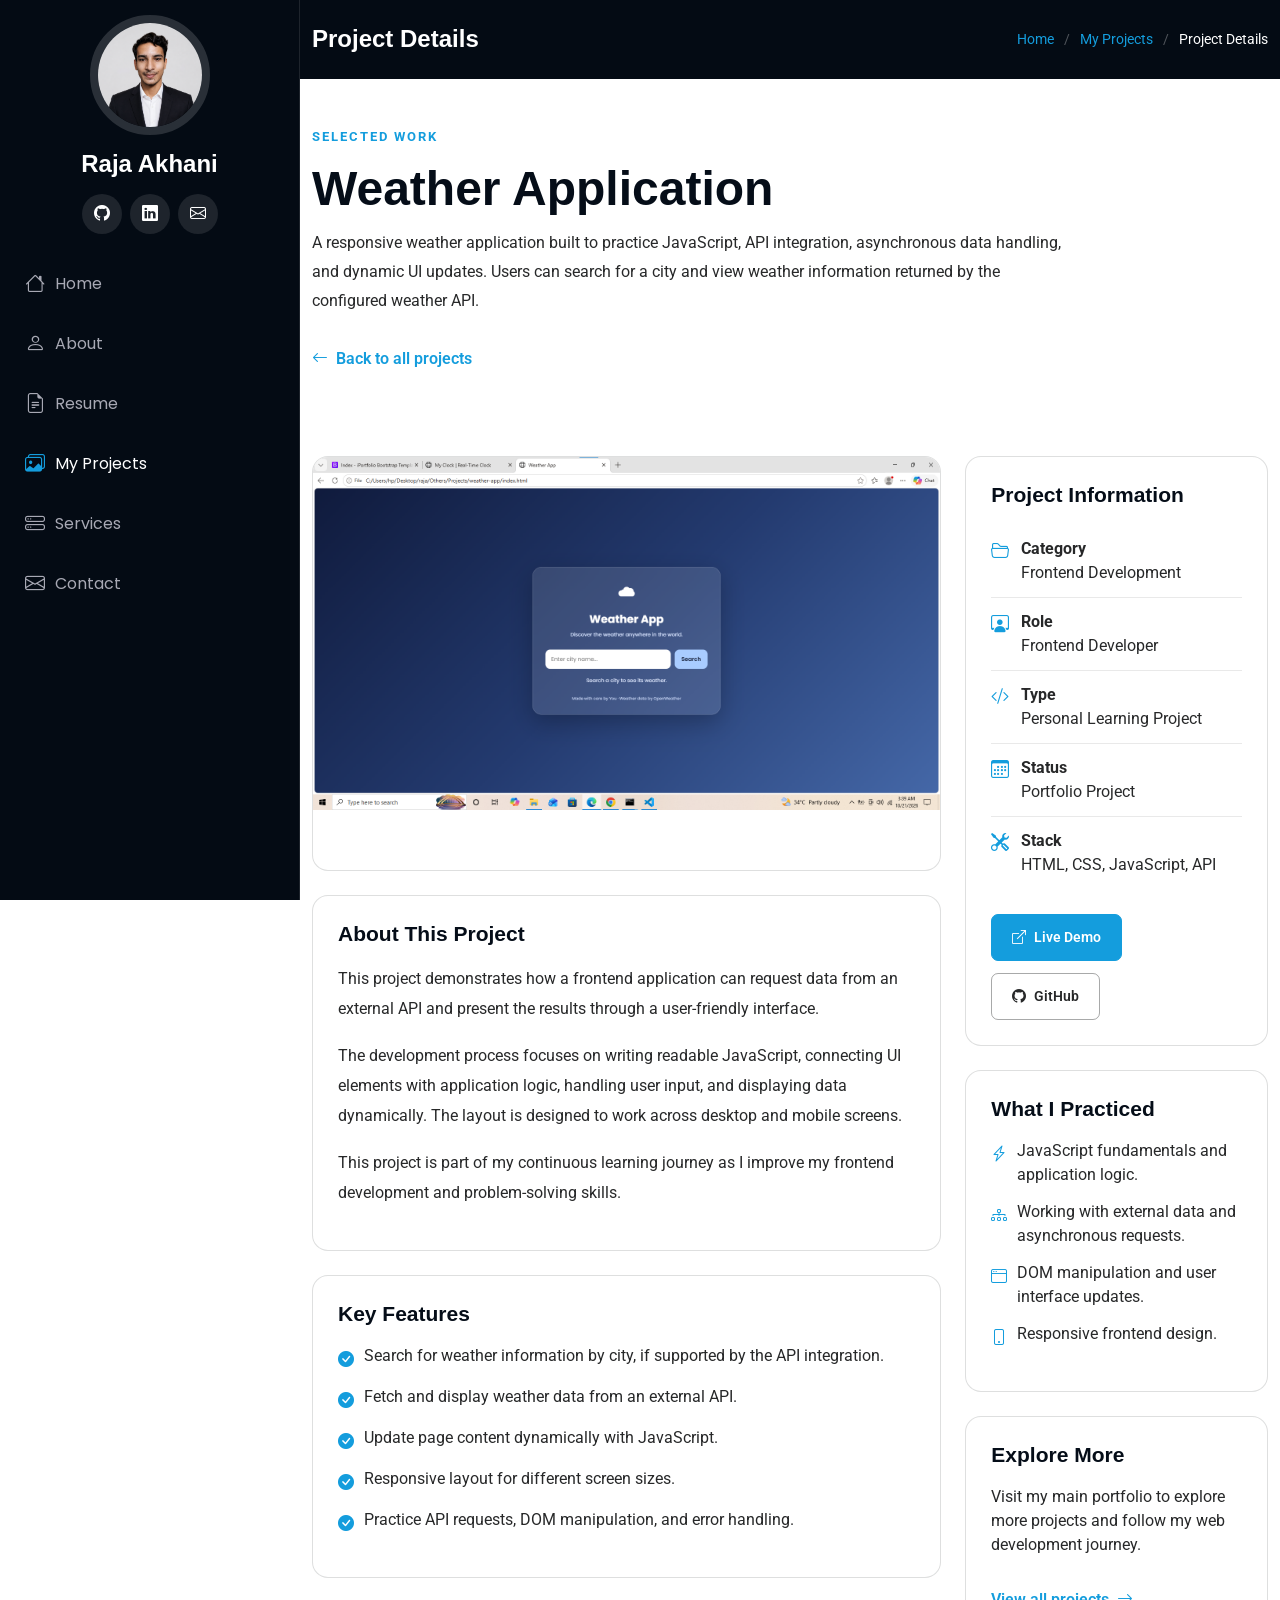
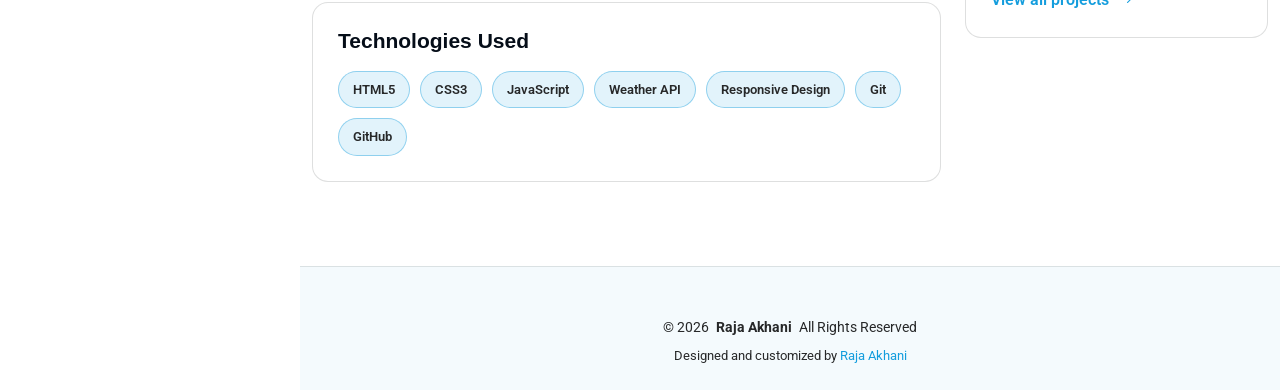
<file: portfolio-details.html>
<!DOCTYPE html>
<html lang="en">

<head>
  <meta charset="utf-8">
  <meta name="viewport" content="width=device-width, initial-scale=1">

  <title>Project Details | Raja Akhani - Frontend Developer</title>

  <meta name="description"
    content="Explore project details, technologies, features, and development work by Raja Akhani, a frontend developer building responsive websites and JavaScript applications.">

  <meta name="keywords"
    content="Raja Akhani, Frontend Developer, JavaScript Projects, Web Development Portfolio, Weather App, My Clock, SpendWise">

  <meta name="author" content="Raja Akhani">
  <meta name="robots" content="index, follow">
  <meta name="theme-color" content="#0b0b0b">

  <!-- Update this URL after deploying your portfolio -->
  <link rel="canonical" href="https://YOUR-DOMAIN.com/portfolio-details.html">

  <!-- Open Graph SEO -->
  <meta property="og:title" content="Project Details | Raja Akhani">
  <meta property="og:description"
    content="Discover my web development projects, features, and technologies.">
  <meta property="og:type" content="website">
  <meta property="og:url" content="https://YOUR-DOMAIN.com/portfolio-details.html">

  <!-- Favicon -->
  <link rel="icon" href="assets/img/favicon.png">
  <link rel="apple-touch-icon" href="assets/img/apple-touch-icon.png">

  <!-- Google Fonts -->
  <link rel="preconnect" href="https://fonts.googleapis.com">
  <link rel="preconnect" href="https://fonts.gstatic.com" crossorigin>

  <link
    href="https://fonts.googleapis.com/css2?family=Roboto:wght@300;400;500;600;700;800&family=Poppins:wght@300;400;500;600;700;800&display=swap"
    rel="stylesheet">

  <!-- Vendor CSS -->
  <link href="assets/vendor/bootstrap/css/bootstrap.min.css" rel="stylesheet">
  <link href="assets/vendor/bootstrap-icons/bootstrap-icons.css" rel="stylesheet">
  <link href="assets/vendor/aos/aos.css" rel="stylesheet">
  <link href="assets/vendor/glightbox/css/glightbox.min.css" rel="stylesheet">
  <link href="assets/vendor/swiper/swiper-bundle.min.css" rel="stylesheet">

  <!-- Main CSS -->
  <link href="assets/css/main.css" rel="stylesheet">

  <!-- Project Details Page Styling -->
  <style>
    .project-details-hero {
      padding: 45px 0 25px;
    }

    .project-details-hero .eyebrow {
      color: var(--accent-color);
      font-size: 13px;
      font-weight: 700;
      letter-spacing: 2px;
      text-transform: uppercase;
    }

    .project-details-hero h1 {
      font-size: clamp(30px, 5vw, 48px);
      font-weight: 800;
      line-height: 1.2;
      margin: 12px 0;
    }

    .project-details-hero p {
      max-width: 750px;
      line-height: 1.8;
    }

    .project-preview {
      overflow: hidden;
      border-radius: 16px;
      background: var(--surface-color);
      border: 1px solid
        color-mix(in srgb, var(--default-color), transparent 85%);
    }

    .project-preview .swiper-slide img {
      width: 100%;
      height: auto;
      max-height: 600px;
      object-fit: contain;
      display: block;
    }

    .project-preview .swiper-pagination {
      position: relative;
      padding: 20px 0;
    }

    .project-preview .swiper-pagination-bullet-active {
      background: var(--accent-color);
    }

    .project-card {
      padding: 25px;
      border-radius: 16px;
      margin-bottom: 24px;
      background: var(--surface-color);
      border: 1px solid
        color-mix(in srgb, var(--default-color), transparent 85%);
    }

    .project-card h2,
    .project-card h3 {
      font-size: 21px;
      font-weight: 700;
      margin-bottom: 18px;
    }

    .project-info-list {
      list-style: none;
      padding: 0;
      margin: 0;
    }

    .project-info-list li {
      display: flex;
      gap: 12px;
      padding: 12px 0;
      border-bottom: 1px solid
        color-mix(in srgb, var(--default-color), transparent 90%);
      overflow-wrap: anywhere;
    }

    .project-info-list li:last-child {
      border-bottom: 0;
    }

    .project-info-list i {
      color: var(--accent-color);
      font-size: 18px;
      flex-shrink: 0;
    }

    .project-info-list strong {
      min-width: 100px;
    }

    .project-description {
      line-height: 1.9;
    }

    .project-feature-list {
      list-style: none;
      padding: 0;
    }

    .project-feature-list li {
      margin-bottom: 13px;
      display: flex;
      align-items: flex-start;
      gap: 10px;
    }

    .project-feature-list i {
      color: var(--accent-color);
      margin-top: 4px;
    }

    .tech-stack {
      display: flex;
      flex-wrap: wrap;
      gap: 10px;
    }

    .tech-stack span {
      padding: 8px 14px;
      border-radius: 30px;
      font-size: 13px;
      font-weight: 600;
      background: color-mix(in srgb, var(--accent-color), transparent 88%);
      border: 1px solid
        color-mix(in srgb, var(--accent-color), transparent 60%);
    }

    .project-action {
      display: flex;
      flex-wrap: wrap;
      gap: 12px;
      margin-top: 25px;
    }

    .project-action a {
      display: inline-flex;
      align-items: center;
      justify-content: center;
      gap: 8px;
      padding: 12px 20px;
      border-radius: 7px;
      text-decoration: none;
      font-size: 14px;
      font-weight: 600;
      transition: 0.3s ease;
    }

    .project-action .btn-project-primary {
      background: var(--accent-color);
      color: var(--contrast-color);
      border: 1px solid var(--accent-color);
    }

    .project-action .btn-project-outline {
      border: 1px solid
        color-mix(in srgb, var(--default-color), transparent 60%);
      color: var(--default-color);
    }

    .project-action a:hover {
      transform: translateY(-3px);
      opacity: 0.88;
    }

    .project-back-link {
      display: inline-flex;
      align-items: center;
      gap: 8px;
      margin-top: 15px;
      color: var(--accent-color);
      text-decoration: none;
      font-weight: 600;
    }

    @media (max-width: 767px) {
      .project-details-hero {
        padding-top: 25px;
      }

      .project-card {
        padding: 20px;
      }

      .project-info-list li {
        flex-wrap: wrap;
      }
    }
  </style>
</head>

<body class="portfolio-details-page">

  <!-- Header -->
  <header id="header" class="header dark-background d-flex flex-column">

    <i class="header-toggle d-xl-none bi bi-list"></i>

    <div class="profile-img">
      <!-- Replace with your actual profile photo -->
      <img
        src="assets/img/profile-img.png"
        alt="Raja Akhani - Frontend Developer"
        class="img-fluid rounded-circle">
    </div>

    <a href="index.html"
      class="logo d-flex align-items-center justify-content-center">
      <h1 class="sitename">Raja Akhani</h1>
    </a>

    <div class="social-links text-center">
      <a href="https://github.com/akhaniraja89-rgb"
        target="_blank" rel="noopener noreferrer"
        aria-label="GitHub">
        <i class="bi bi-github"></i>
      </a>

      <!-- Replace # with your real LinkedIn profile URL -->
      <a href="#"
        target="_blank" rel="noopener noreferrer"
        aria-label="LinkedIn">
        <i class="bi bi-linkedin"></i>
      </a>

      <a href="mailto:YOUR-EMAIL@example.com"
        aria-label="Email Raja Akhani">
        <i class="bi bi-envelope"></i>
      </a>
    </div>

    <!-- Navigation -->
    <nav id="navmenu" class="navmenu">
      <ul>
        <li>
          <a href="index.html#hero">
            <i class="bi bi-house navicon"></i> Home
          </a>
        </li>

        <li>
          <a href="index.html#about">
            <i class="bi bi-person navicon"></i> About
          </a>
        </li>

        <li>
          <a href="index.html#resume">
            <i class="bi bi-file-earmark-text navicon"></i> Resume
          </a>
        </li>

        <li>
          <a href="index.html#portfolio" class="active">
            <i class="bi bi-images navicon"></i> My Projects
          </a>
        </li>

        <li>
          <a href="index.html#services">
            <i class="bi bi-hdd-stack navicon"></i> Services
          </a>
        </li>

        <li>
          <a href="index.html#contact">
            <i class="bi bi-envelope navicon"></i> Contact
          </a>
        </li>
      </ul>
    </nav>

  </header>

  <main class="main">

    <!-- Page Title -->
    <div class="page-title dark-background">
      <div class="container d-lg-flex justify-content-between align-items-center">
        <h1 class="mb-2 mb-lg-0">Project Details</h1>

        <nav class="breadcrumbs" aria-label="Breadcrumb">
          <ol>
            <li><a href="index.html">Home</a></li>
            <li><a href="index.html#portfolio">My Projects</a></li>
            <li class="current">Project Details</li>
          </ol>
        </nav>
      </div>
    </div>

    <!-- Project Introduction -->
    <section class="project-details-hero">
      <div class="container" data-aos="fade-up">

        <span class="eyebrow">Selected Work</span>

        <h1>Weather Application</h1>

        <p>
          A responsive weather application built to practice JavaScript,
          API integration, asynchronous data handling, and dynamic UI updates.
          Users can search for a city and view weather information returned
          by the configured weather API.
        </p>

        <a href="index.html#portfolio" class="project-back-link">
          <i class="bi bi-arrow-left"></i>
          Back to all projects
        </a>

      </div>
    </section>

    <!-- Project Details -->
    <section id="portfolio-details" class="portfolio-details section">
      <div class="container" data-aos="fade-up" data-aos-delay="100">

        <div class="row gy-4">

          <!-- Project Screenshots -->
          <div class="col-lg-8">

            <div class="project-preview" data-aos="fade-up">

              <div class="portfolio-details-slider swiper init-swiper">

                <script type="application/json" class="swiper-config">
                  {
                    "loop": true,
                    "speed": 600,
                    "autoplay": {
                      "delay": 4000
                    },
                    "slidesPerView": 1,
                    "pagination": {
                      "el": ".swiper-pagination",
                      "type": "bullets",
                      "clickable": true
                    }
                  }
                </script>

                <div class="swiper-wrapper align-items-center">

                  <!-- Replace these images with your real project screenshots -->
                  <div class="swiper-slide">
                    <img
                      src="assets/img/portfolio/weather-app.png"
                      alt="Weather application project preview"
                      loading="lazy">
                  </div>

                  <div class="swiper-slide">
                    <img
                      src="assets/img/portfolio/weather-app.png"
                      alt="Weather application interface detail"
                      loading="lazy">
                  </div>

                  <div class="swiper-slide">
                    <img
                      src="assets/img/portfolio/weather-app.png"
                      alt="Weather application responsive layout"
                      loading="lazy">
                  </div>

                </div>

                <div class="swiper-pagination"></div>

              </div>
            </div>

            <!-- About Project -->
            <div class="project-card mt-4" data-aos="fade-up">
              <h2>About This Project</h2>

              <div class="project-description">
                <p>
                  This project demonstrates how a frontend application can
                  request data from an external API and present the results
                  through a user-friendly interface.
                </p>

                <p>
                  The development process focuses on writing readable
                  JavaScript, connecting UI elements with application logic,
                  handling user input, and displaying data dynamically.
                  The layout is designed to work across desktop and mobile
                  screens.
                </p>

                <p>
                  This project is part of my continuous learning journey as
                  I improve my frontend development and problem-solving skills.
                </p>
              </div>
            </div>

            <!-- Features -->
            <div class="project-card" data-aos="fade-up">
              <h2>Key Features</h2>

              <ul class="project-feature-list">
                <li>
                  <i class="bi bi-check-circle-fill"></i>
                  <span>Search for weather information by city, if supported by the API integration.</span>
                </li>

                <li>
                  <i class="bi bi-check-circle-fill"></i>
                  <span>Fetch and display weather data from an external API.</span>
                </li>

                <li>
                  <i class="bi bi-check-circle-fill"></i>
                  <span>Update page content dynamically with JavaScript.</span>
                </li>

                <li>
                  <i class="bi bi-check-circle-fill"></i>
                  <span>Responsive layout for different screen sizes.</span>
                </li>

                <li>
                  <i class="bi bi-check-circle-fill"></i>
                  <span>Practice API requests, DOM manipulation, and error handling.</span>
                </li>
              </ul>
            </div>

            <!-- Technologies -->
            <div class="project-card" data-aos="fade-up">
              <h2>Technologies Used</h2>

              <div class="tech-stack">
                <span>HTML5</span>
                <span>CSS3</span>
                <span>JavaScript</span>
                <span>Weather API</span>
                <span>Responsive Design</span>
                <span>Git</span>
                <span>GitHub</span>
              </div>
            </div>

          </div>

          <!-- Project Sidebar -->
          <div class="col-lg-4">

            <div class="project-card" data-aos="fade-up" data-aos-delay="100">
              <h2>Project Information</h2>

              <ul class="project-info-list">
                <li>
                  <i class="bi bi-folder2-open"></i>
                  <div>
                    <strong>Category</strong>
                    <div>Frontend Development</div>
                  </div>
                </li>

                <li>
                  <i class="bi bi-person-workspace"></i>
                  <div>
                    <strong>Role</strong>
                    <div>Frontend Developer</div>
                  </div>
                </li>

                <li>
                  <i class="bi bi-code-slash"></i>
                  <div>
                    <strong>Type</strong>
                    <div>Personal Learning Project</div>
                  </div>
                </li>

                <li>
                  <i class="bi bi-calendar3"></i>
                  <div>
                    <strong>Status</strong>
                    <div>Portfolio Project</div>
                  </div>
                </li>

                <li>
                  <i class="bi bi-tools"></i>
                  <div>
                    <strong>Stack</strong>
                    <div>HTML, CSS, JavaScript, API</div>
                  </div>
                </li>
              </ul>

              <div class="project-action">

                <!-- Your confirmed deployed project URL -->
                <a
                  href="https://weather-app-raja.web.app"
                  class="btn-project-primary"
                  target="_blank"
                  rel="noopener noreferrer">
                  <i class="bi bi-box-arrow-up-right"></i>
                  Live Demo
                </a>

                <!-- Update if your repository URL differs -->
                <a
                  href="https://github.com/akhaniraja89-rgb"
                  class="btn-project-outline"
                  target="_blank"
                  rel="noopener noreferrer">
                  <i class="bi bi-github"></i>
                  GitHub
                </a>

              </div>
            </div>

            <!-- Learning Outcomes -->
            <div class="project-card" data-aos="fade-up" data-aos-delay="200">
              <h3>What I Practiced</h3>

              <ul class="project-feature-list">
                <li>
                  <i class="bi bi-lightning-charge"></i>
                  <span>JavaScript fundamentals and application logic.</span>
                </li>

                <li>
                  <i class="bi bi-diagram-3"></i>
                  <span>Working with external data and asynchronous requests.</span>
                </li>

                <li>
                  <i class="bi bi-window"></i>
                  <span>DOM manipulation and user interface updates.</span>
                </li>

                <li>
                  <i class="bi bi-phone"></i>
                  <span>Responsive frontend design.</span>
                </li>
              </ul>
            </div>

            <div class="project-card" data-aos="fade-up" data-aos-delay="300">
              <h3>Explore More</h3>

              <p>
                Visit my main portfolio to explore more projects and
                follow my web development journey.
              </p>

              <a href="index.html#portfolio" class="project-back-link">
                View all projects
                <i class="bi bi-arrow-right"></i>
              </a>
            </div>

          </div>

        </div>
      </div>
    </section>

  </main>

  <!-- Footer -->
  <footer id="footer" class="footer position-relative light-background">
    <div class="container">

      <div class="copyright text-center">
        <p>
          © <span id="copyright-year"></span>
          <strong class="px-1 sitename">Raja Akhani</strong>
          <span>All Rights Reserved</span>
        </p>
      </div>

      <div class="credits text-center">
        Designed and customized by
        <a href="index.html">Raja Akhani</a>
      </div>

    </div>
  </footer>

  <!-- Scroll Top -->
  <a
    href="#"
    id="scroll-top"
    class="scroll-top d-flex align-items-center justify-content-center"
    aria-label="Scroll to top">
    <i class="bi bi-arrow-up-short"></i>
  </a>

  <!-- Preloader -->
  <div id="preloader"></div>

  <!-- Vendor JS -->
  <script src="assets/vendor/bootstrap/js/bootstrap.bundle.min.js"></script>
  <script src="assets/vendor/aos/aos.js"></script>
  <script src="assets/vendor/glightbox/js/glightbox.min.js"></script>
  <script src="assets/vendor/swiper/swiper-bundle.min.js"></script>

  <!-- Main JS -->
  <script src="assets/js/main.js"></script>

  <!-- Dynamic Copyright Year -->
  <script>
    document.getElementById("copyright-year").textContent =
      new Date().getFullYear();
  </script>

</body>
</html>
</file>
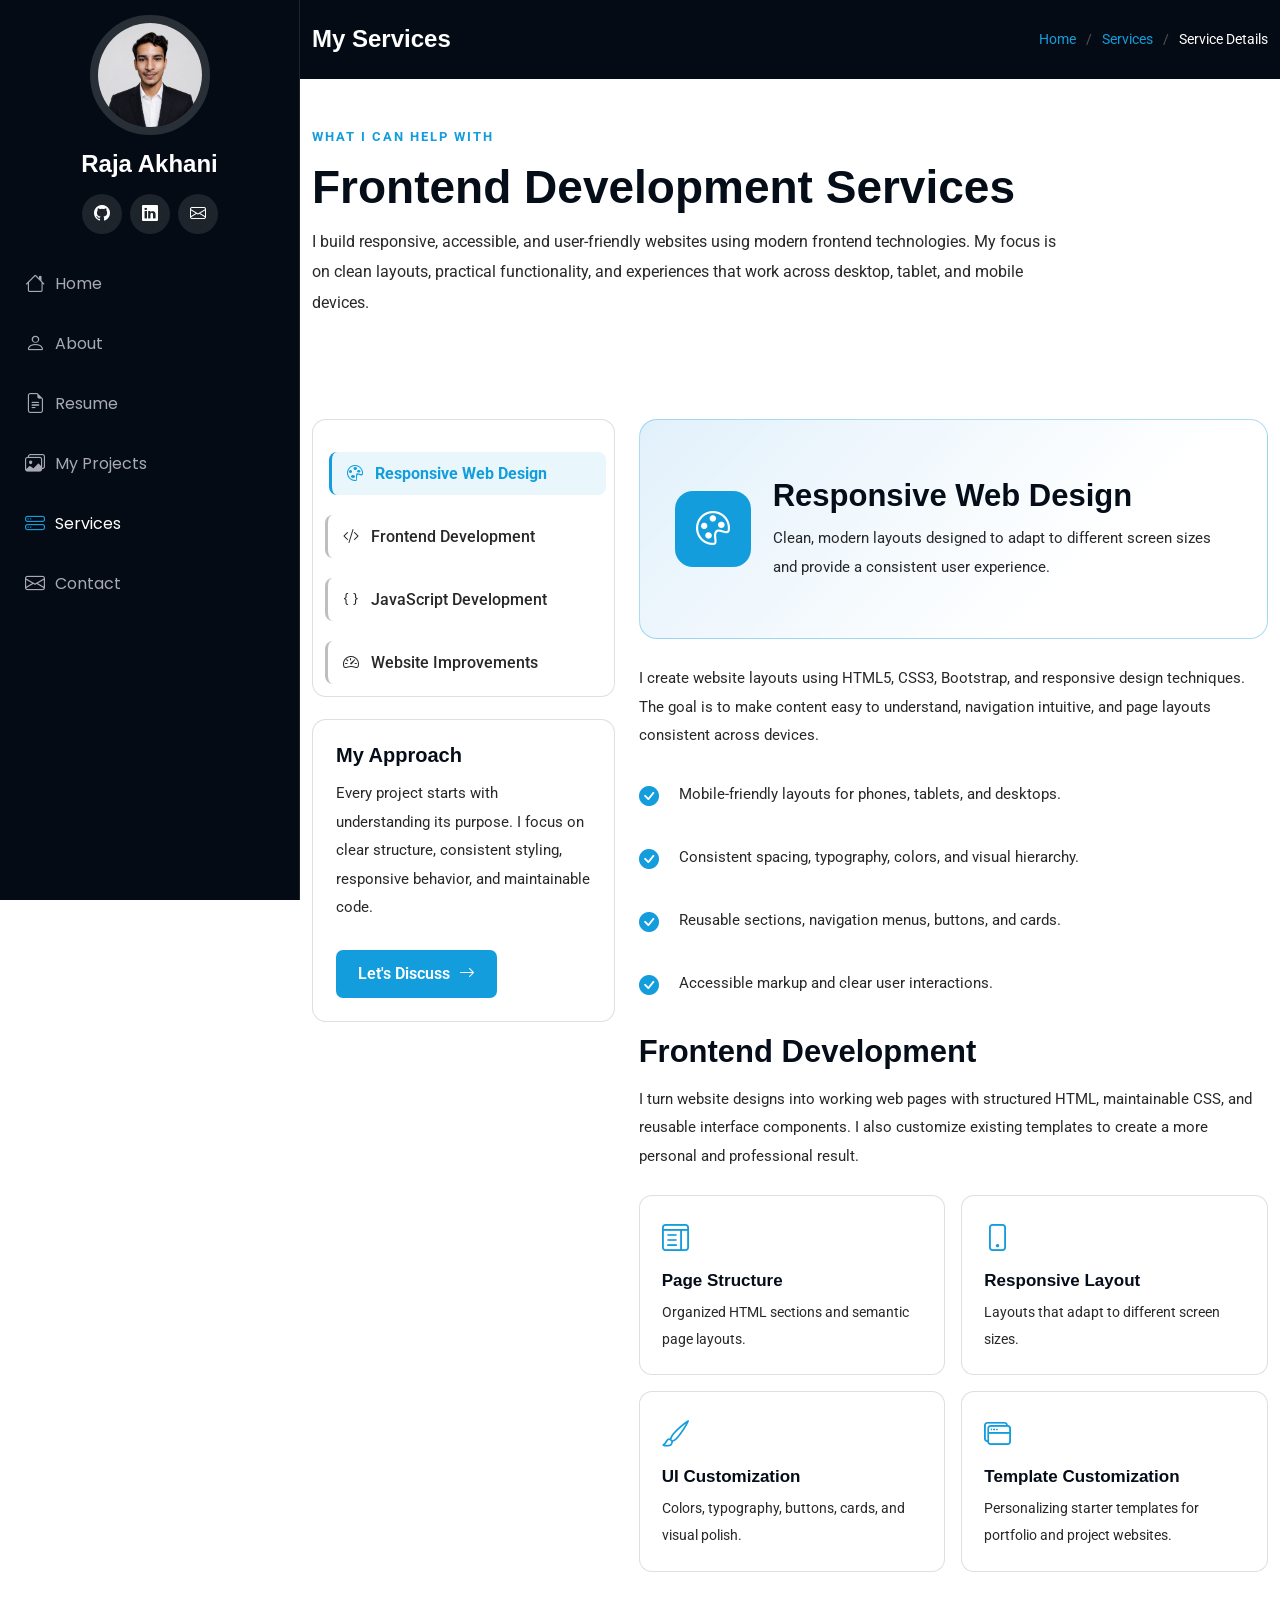
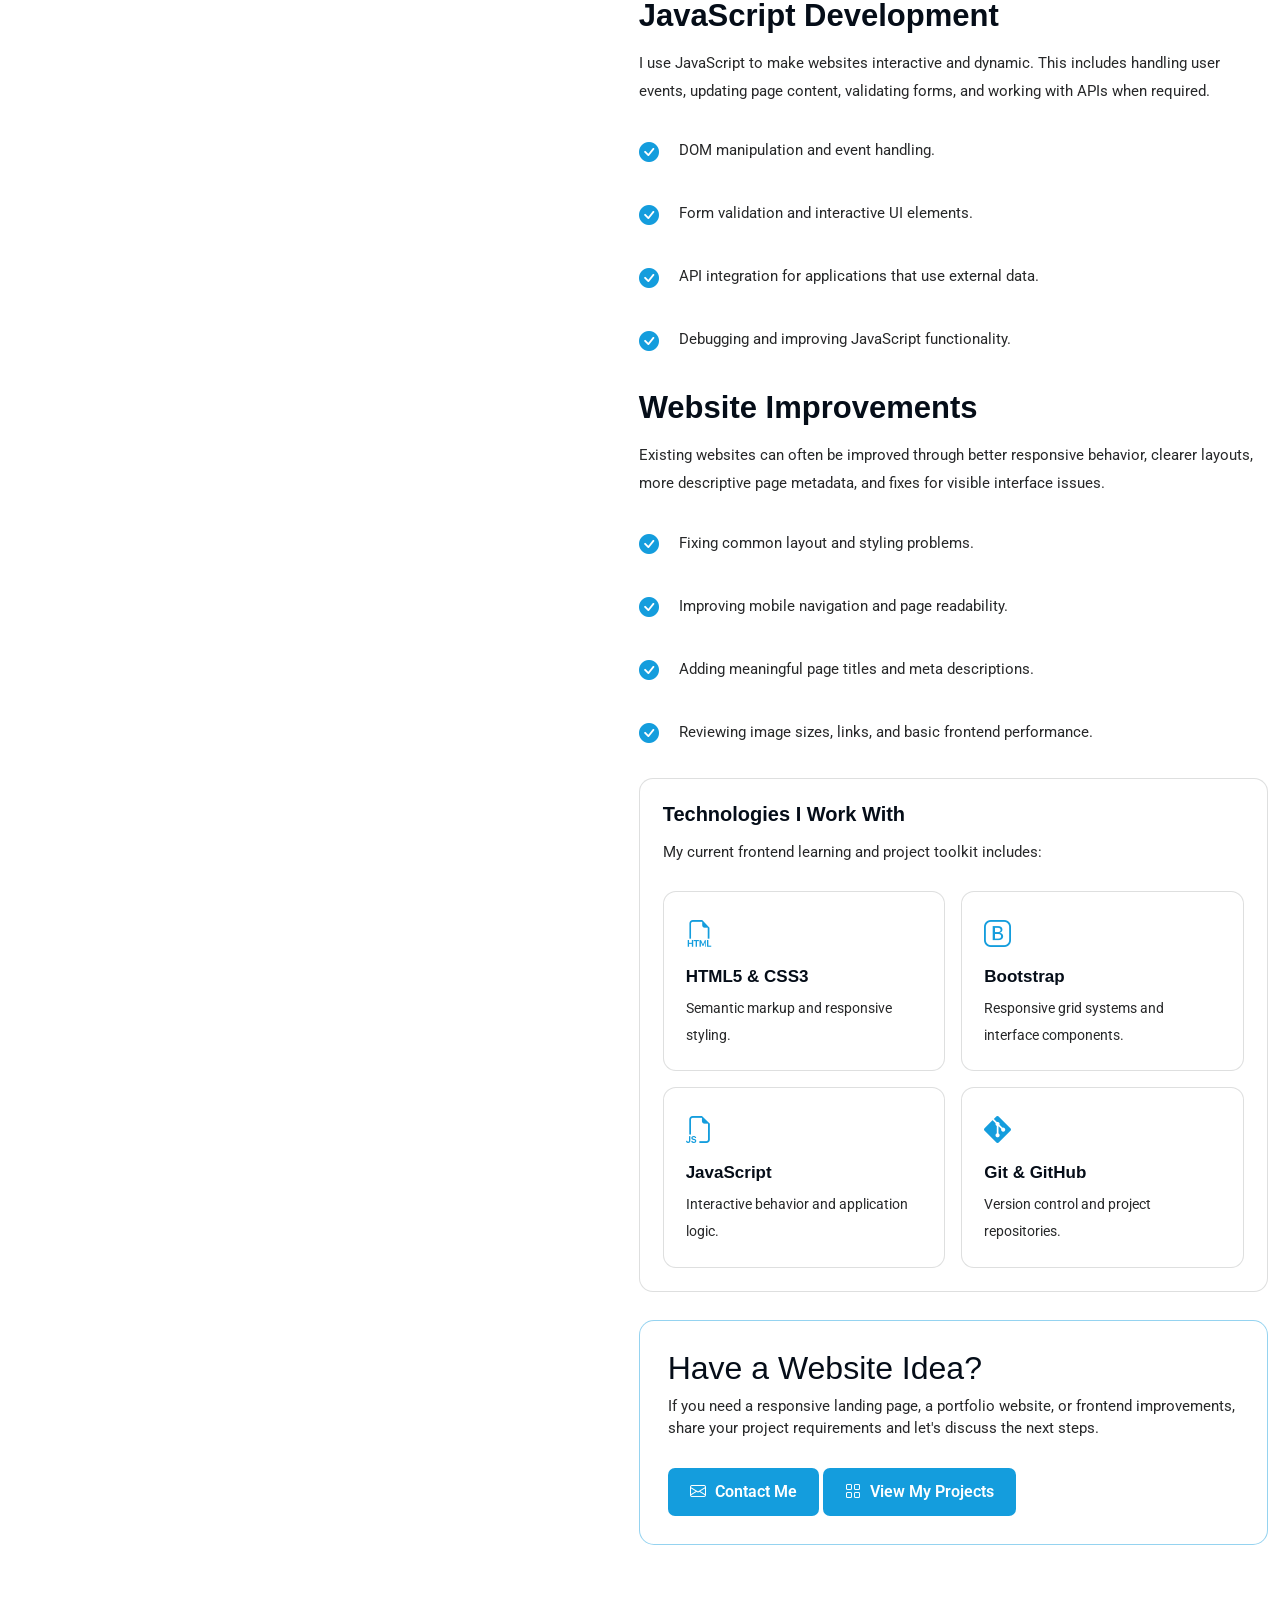
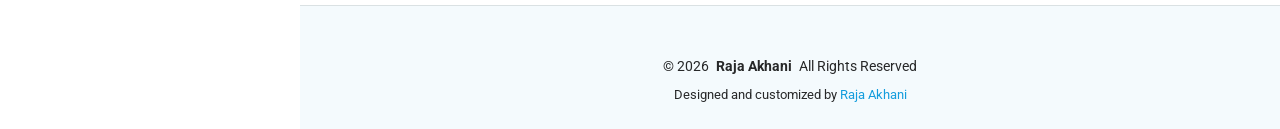
<file: service-details.html>
<!DOCTYPE html>
<html lang="en">

<head>
  <meta charset="utf-8">
  <meta name="viewport" content="width=device-width, initial-scale=1">

  <title>Frontend Development Services | Raja Akhani</title>

  <meta name="description"
    content="Explore Raja Akhani's frontend development services, including responsive web design, JavaScript development, website improvements, and user-friendly interfaces.">

  <meta name="keywords"
    content="Raja Akhani, Frontend Developer, Web Design, JavaScript Development, Responsive Websites, Website Optimization">

  <meta name="author" content="Raja Akhani">
  <meta name="robots" content="index, follow">
  <meta name="theme-color" content="#0b0b0b">

  <!-- Replace with your real portfolio URL after deployment -->
  <link rel="canonical" href="https://YOUR-DOMAIN.com/service-details.html">

  <!-- Social Sharing Metadata -->
  <meta property="og:title" content="Frontend Development Services | Raja Akhani">
  <meta property="og:description"
    content="Responsive websites, modern frontend interfaces, and JavaScript-powered experiences.">
  <meta property="og:type" content="website">
  <meta property="og:url" content="https://YOUR-DOMAIN.com/service-details.html">

  <!-- Favicons -->
  <link href="assets/img/favicon.png" rel="icon">
  <link href="assets/img/apple-touch-icon.png" rel="apple-touch-icon">

  <!-- Google Fonts -->
  <link rel="preconnect" href="https://fonts.googleapis.com">
  <link rel="preconnect" href="https://fonts.gstatic.com" crossorigin>

  <link
    href="https://fonts.googleapis.com/css2?family=Roboto:wght@300;400;500;600;700;800&family=Poppins:wght@300;400;500;600;700;800&display=swap"
    rel="stylesheet">

  <!-- Vendor CSS -->
  <link href="assets/vendor/bootstrap/css/bootstrap.min.css" rel="stylesheet">
  <link href="assets/vendor/bootstrap-icons/bootstrap-icons.css" rel="stylesheet">
  <link href="assets/vendor/aos/aos.css" rel="stylesheet">

  <!-- Main CSS -->
  <link href="assets/css/main.css" rel="stylesheet">

  <!-- Service Details Styling -->
  <style>
    .service-details-hero {
      padding: 45px 0 25px;
    }

    .service-details-hero .eyebrow {
      color: var(--accent-color);
      font-size: 13px;
      font-weight: 700;
      text-transform: uppercase;
      letter-spacing: 2px;
    }

    .service-details-hero h1 {
      font-size: clamp(30px, 5vw, 46px);
      line-height: 1.2;
      font-weight: 800;
      margin: 12px 0;
    }

    .service-details-hero p {
      max-width: 760px;
      line-height: 1.9;
    }

    .service-details .services-list {
      padding: 12px;
      border-radius: 14px;
      background: var(--surface-color);
      border: 1px solid
        color-mix(in srgb, var(--default-color), transparent 85%);
    }

    .service-details .services-list a {
      display: block;
      padding: 13px 15px;
      margin-bottom: 5px;
      border-radius: 8px;
      color: var(--default-color);
      text-decoration: none;
      font-weight: 500;
      transition: all 0.3s ease;
    }

    .service-details .services-list a:last-child {
      margin-bottom: 0;
    }

    .service-details .services-list a:hover,
    .service-details .services-list a.active {
      color: var(--accent-color);
      background: color-mix(in srgb, var(--accent-color), transparent 91%);
      transform: translateX(4px);
    }

    .service-intro-card {
      padding: 23px;
      margin-top: 22px;
      border-radius: 14px;
      background: var(--surface-color);
      border: 1px solid
        color-mix(in srgb, var(--default-color), transparent 85%);
    }

    .service-intro-card h3 {
      font-size: 20px;
      font-weight: 700;
      margin-bottom: 12px;
    }

    .service-intro-card p,
    .service-content p {
      line-height: 1.9;
    }

    .service-content h2 {
      font-size: clamp(24px, 3vw, 31px);
      font-weight: 800;
      margin: 25px 0 15px;
    }

    .service-content h3 {
      font-size: 21px;
      font-weight: 700;
      margin: 25px 0 12px;
    }

    .service-visual {
      min-height: 220px;
      padding: 35px;
      display: flex;
      align-items: center;
      gap: 22px;
      border-radius: 18px;
      margin-bottom: 25px;
      background:
        linear-gradient(135deg,
          color-mix(in srgb, var(--accent-color), transparent 85%),
          var(--surface-color) 70%);
      border: 1px solid
        color-mix(in srgb, var(--accent-color), transparent 65%);
    }

    .service-visual-icon {
      width: 76px;
      height: 76px;
      flex-shrink: 0;
      display: flex;
      align-items: center;
      justify-content: center;
      border-radius: 18px;
      color: var(--contrast-color);
      background: var(--accent-color);
      font-size: 34px;
    }

    .service-visual h2 {
      margin: 0 0 10px;
    }

    .service-visual p {
      margin: 0;
    }

    .service-check-list {
      list-style: none;
      padding: 0;
      margin: 22px 0;
    }

    .service-check-list li {
      display: flex;
      align-items: flex-start;
      gap: 12px;
      margin-bottom: 16px;
      line-height: 1.7;
    }

    .service-check-list i {
      color: var(--accent-color);
      font-size: 19px;
      margin-top: 3px;
      flex-shrink: 0;
    }

    .service-feature-grid {
      display: grid;
      grid-template-columns: repeat(2, minmax(0, 1fr));
      gap: 16px;
      margin-top: 25px;
    }

    .service-feature {
      padding: 22px;
      border-radius: 13px;
      background: var(--surface-color);
      border: 1px solid
        color-mix(in srgb, var(--default-color), transparent 85%);
      transition: transform 0.3s ease, border-color 0.3s ease;
    }

    .service-feature:hover {
      transform: translateY(-5px);
      border-color: var(--accent-color);
    }

    .service-feature i {
      font-size: 27px;
      color: var(--accent-color);
    }

    .service-feature h3 {
      font-size: 17px;
      margin: 12px 0 8px;
    }

    .service-feature p {
      margin: 0;
      font-size: 14px;
    }

    .service-cta {
      padding: 28px;
      margin-top: 28px;
      border-radius: 15px;
      background: var(--surface-color);
      border: 1px solid
        color-mix(in srgb, var(--accent-color), transparent 55%);
    }

    .service-cta h2 {
      margin-top: 0;
    }

    .service-cta-button {
      display: inline-flex;
      align-items: center;
      justify-content: center;
      gap: 9px;
      margin-top: 12px;
      padding: 12px 22px;
      border-radius: 7px;
      background: var(--accent-color);
      color: var(--contrast-color);
      font-weight: 600;
      text-decoration: none;
      transition: 0.3s ease;
    }

    .service-cta-button:hover {
      opacity: 0.85;
      transform: translateY(-3px);
    }

    @media (max-width: 767px) {
      .service-details-hero {
        padding-top: 25px;
      }

      .service-visual {
        flex-direction: column;
        align-items: flex-start;
        padding: 25px;
      }

      .service-feature-grid {
        grid-template-columns: 1fr;
      }

      .service-intro-card,
      .service-cta {
        padding: 20px;
      }
    }

    @media (prefers-reduced-motion: reduce) {
      .service-details *,
      .service-details *::before,
      .service-details *::after {
        transition-duration: 0.01ms !important;
        animation-duration: 0.01ms !important;
      }
    }
  </style>
</head>

<body class="service-details-page">

  <!-- Header / Sidebar -->
  <header id="header" class="header dark-background d-flex flex-column">

    <i class="header-toggle d-xl-none bi bi-list"></i>

    <div class="profile-img">
      <img
        src="assets/img/profile-img.png"
        alt="Raja Akhani, Frontend Developer"
        class="img-fluid rounded-circle">
    </div>

    <a href="index.html"
      class="logo d-flex align-items-center justify-content-center">
      <h1 class="sitename">Raja Akhani</h1>
    </a>

    <div class="social-links text-center">

      <a href="https://github.com/akhaniraja89-rgb"
        target="_blank"
        rel="noopener noreferrer"
        aria-label="GitHub">
        <i class="bi bi-github"></i>
      </a>

      <!-- Replace # with your actual LinkedIn profile URL -->
      <a href="#"
        target="_blank"
        rel="noopener noreferrer"
        aria-label="LinkedIn">
        <i class="bi bi-linkedin"></i>
      </a>

      <!-- Replace with your actual email -->
      <a href="mailto:YOUR-EMAIL@example.com"
        aria-label="Email">
        <i class="bi bi-envelope"></i>
      </a>

    </div>

    <!-- Navigation -->
    <nav id="navmenu" class="navmenu">
      <ul>
        <li>
          <a href="index.html#hero">
            <i class="bi bi-house navicon"></i> Home
          </a>
        </li>

        <li>
          <a href="index.html#about">
            <i class="bi bi-person navicon"></i> About
          </a>
        </li>

        <li>
          <a href="index.html#resume">
            <i class="bi bi-file-earmark-text navicon"></i> Resume
          </a>
        </li>

        <li>
          <a href="index.html#portfolio">
            <i class="bi bi-images navicon"></i> My Projects
          </a>
        </li>

        <li>
          <a href="index.html#services" class="active">
            <i class="bi bi-hdd-stack navicon"></i> Services
          </a>
        </li>

        <li>
          <a href="index.html#contact">
            <i class="bi bi-envelope navicon"></i> Contact
          </a>
        </li>
      </ul>
    </nav>

  </header>

  <main class="main">

    <!-- Page Title -->
    <div class="page-title dark-background">
      <div class="container d-lg-flex justify-content-between align-items-center">

        <h1 class="mb-2 mb-lg-0">My Services</h1>

        <nav class="breadcrumbs" aria-label="Breadcrumb">
          <ol>
            <li><a href="index.html">Home</a></li>
            <li><a href="index.html#services">Services</a></li>
            <li class="current">Service Details</li>
          </ol>
        </nav>

      </div>
    </div>

    <!-- Introduction -->
    <section class="service-details-hero">
      <div class="container" data-aos="fade-up">

        <span class="eyebrow">What I Can Help With</span>

        <h1>Frontend Development Services</h1>

        <p>
          I build responsive, accessible, and user-friendly websites using
          modern frontend technologies. My focus is on clean layouts,
          practical functionality, and experiences that work across
          desktop, tablet, and mobile devices.
        </p>

      </div>
    </section>

    <!-- Service Details -->
    <section id="service-details" class="service-details section">
      <div class="container">

        <div class="row gy-4">

          <!-- Services Sidebar -->
          <div class="col-lg-4" data-aos="fade-up" data-aos-delay="100">

            <div class="services-list">
              <a href="#web-design" class="active">
                <i class="bi bi-palette me-2"></i> Responsive Web Design
              </a>

              <a href="#frontend-development">
                <i class="bi bi-code-slash me-2"></i> Frontend Development
              </a>

              <a href="#javascript-development">
                <i class="bi bi-braces me-2"></i> JavaScript Development
              </a>

              <a href="#website-improvement">
                <i class="bi bi-speedometer2 me-2"></i> Website Improvements
              </a>
            </div>

            <div class="service-intro-card">
              <h3>My Approach</h3>

              <p>
                Every project starts with understanding its purpose.
                I focus on clear structure, consistent styling,
                responsive behavior, and maintainable code.
              </p>

              <a href="index.html#contact" class="service-cta-button">
                Let's Discuss
                <i class="bi bi-arrow-right"></i>
              </a>
            </div>

          </div>

          <!-- Main Content -->
          <div class="col-lg-8" data-aos="fade-up" data-aos-delay="200">

            <!-- Web Design -->
            <article id="web-design" class="service-content">

              <div class="service-visual">
                <div class="service-visual-icon">
                  <i class="bi bi-palette"></i>
                </div>

                <div>
                  <h2>Responsive Web Design</h2>

                  <p>
                    Clean, modern layouts designed to adapt to different
                    screen sizes and provide a consistent user experience.
                  </p>
                </div>
              </div>

              <p>
                I create website layouts using HTML5, CSS3, Bootstrap,
                and responsive design techniques. The goal is to make
                content easy to understand, navigation intuitive,
                and page layouts consistent across devices.
              </p>

              <ul class="service-check-list">
                <li>
                  <i class="bi bi-check-circle-fill"></i>
                  <span>Mobile-friendly layouts for phones, tablets, and desktops.</span>
                </li>

                <li>
                  <i class="bi bi-check-circle-fill"></i>
                  <span>Consistent spacing, typography, colors, and visual hierarchy.</span>
                </li>

                <li>
                  <i class="bi bi-check-circle-fill"></i>
                  <span>Reusable sections, navigation menus, buttons, and cards.</span>
                </li>

                <li>
                  <i class="bi bi-check-circle-fill"></i>
                  <span>Accessible markup and clear user interactions.</span>
                </li>
              </ul>

            </article>

            <!-- Frontend Development -->
            <article id="frontend-development" class="service-content">

              <h2>Frontend Development</h2>

              <p>
                I turn website designs into working web pages with
                structured HTML, maintainable CSS, and reusable interface
                components. I also customize existing templates to create
                a more personal and professional result.
              </p>

              <div class="service-feature-grid">

                <div class="service-feature">
                  <i class="bi bi-layout-text-window"></i>
                  <h3>Page Structure</h3>
                  <p>Organized HTML sections and semantic page layouts.</p>
                </div>

                <div class="service-feature">
                  <i class="bi bi-phone"></i>
                  <h3>Responsive Layout</h3>
                  <p>Layouts that adapt to different screen sizes.</p>
                </div>

                <div class="service-feature">
                  <i class="bi bi-brush"></i>
                  <h3>UI Customization</h3>
                  <p>Colors, typography, buttons, cards, and visual polish.</p>
                </div>

                <div class="service-feature">
                  <i class="bi bi-window-stack"></i>
                  <h3>Template Customization</h3>
                  <p>Personalizing starter templates for portfolio and project websites.</p>
                </div>

              </div>

            </article>

            <!-- JavaScript -->
            <article id="javascript-development" class="service-content">

              <h2>JavaScript Development</h2>

              <p>
                I use JavaScript to make websites interactive and dynamic.
                This includes handling user events, updating page content,
                validating forms, and working with APIs when required.
              </p>

              <ul class="service-check-list">
                <li>
                  <i class="bi bi-check-circle-fill"></i>
                  <span>DOM manipulation and event handling.</span>
                </li>

                <li>
                  <i class="bi bi-check-circle-fill"></i>
                  <span>Form validation and interactive UI elements.</span>
                </li>

                <li>
                  <i class="bi bi-check-circle-fill"></i>
                  <span>API integration for applications that use external data.</span>
                </li>

                <li>
                  <i class="bi bi-check-circle-fill"></i>
                  <span>Debugging and improving JavaScript functionality.</span>
                </li>
              </ul>

            </article>

            <!-- Website Improvement -->
            <article id="website-improvement" class="service-content">

              <h2>Website Improvements</h2>

              <p>
                Existing websites can often be improved through better
                responsive behavior, clearer layouts, more descriptive
                page metadata, and fixes for visible interface issues.
              </p>

              <ul class="service-check-list">
                <li>
                  <i class="bi bi-check-circle-fill"></i>
                  <span>Fixing common layout and styling problems.</span>
                </li>

                <li>
                  <i class="bi bi-check-circle-fill"></i>
                  <span>Improving mobile navigation and page readability.</span>
                </li>

                <li>
                  <i class="bi bi-check-circle-fill"></i>
                  <span>Adding meaningful page titles and meta descriptions.</span>
                </li>

                <li>
                  <i class="bi bi-check-circle-fill"></i>
                  <span>Reviewing image sizes, links, and basic frontend performance.</span>
                </li>
              </ul>

            </article>

            <!-- Technologies -->
            <div class="service-intro-card">
              <h3>Technologies I Work With</h3>

              <p>
                My current frontend learning and project toolkit includes:
              </p>

              <div class="service-feature-grid">

                <div class="service-feature">
                  <i class="bi bi-filetype-html"></i>
                  <h3>HTML5 & CSS3</h3>
                  <p>Semantic markup and responsive styling.</p>
                </div>

                <div class="service-feature">
                  <i class="bi bi-bootstrap"></i>
                  <h3>Bootstrap</h3>
                  <p>Responsive grid systems and interface components.</p>
                </div>

                <div class="service-feature">
                  <i class="bi bi-filetype-js"></i>
                  <h3>JavaScript</h3>
                  <p>Interactive behavior and application logic.</p>
                </div>

                <div class="service-feature">
                  <i class="bi bi-git"></i>
                  <h3>Git & GitHub</h3>
                  <p>Version control and project repositories.</p>
                </div>

              </div>
            </div>

            <!-- Contact CTA -->
            <div class="service-cta" data-aos="fade-up">

              <h2>Have a Website Idea?</h2>

              <p>
                If you need a responsive landing page, a portfolio website,
                or frontend improvements, share your project requirements
                and let's discuss the next steps.
              </p>

              <a href="index.html#contact" class="service-cta-button">
                <i class="bi bi-envelope"></i>
                Contact Me
              </a>

              <a href="index.html#portfolio" class="service-cta-button">
                <i class="bi bi-grid"></i>
                View My Projects
              </a>

            </div>

          </div>

        </div>

      </div>
    </section>

  </main>

  <!-- Footer -->
  <footer id="footer" class="footer position-relative light-background">
    <div class="container">

      <div class="copyright text-center">
        <p>
          © <span id="copyright-year"></span>
          <strong class="px-1 sitename">Raja Akhani</strong>
          <span>All Rights Reserved</span>
        </p>
      </div>

      <div class="credits text-center">
        Designed and customized by
        <a href="index.html">Raja Akhani</a>
      </div>

    </div>
  </footer>

  <!-- Scroll Top -->
  <a
    href="#"
    id="scroll-top"
    class="scroll-top d-flex align-items-center justify-content-center"
    aria-label="Scroll to top">
    <i class="bi bi-arrow-up-short"></i>
  </a>

  <!-- Preloader -->
  <div id="preloader"></div>

  <!-- Vendor JS -->
  <script src="assets/vendor/bootstrap/js/bootstrap.bundle.min.js"></script>
  <script src="assets/vendor/aos/aos.js"></script>

  <!-- Main JS -->
  <script src="assets/js/main.js"></script>

  <!-- Copyright Year -->
  <script>
    document.getElementById("copyright-year").textContent =
      new Date().getFullYear();
  </script>

</body>
</html>
</file>
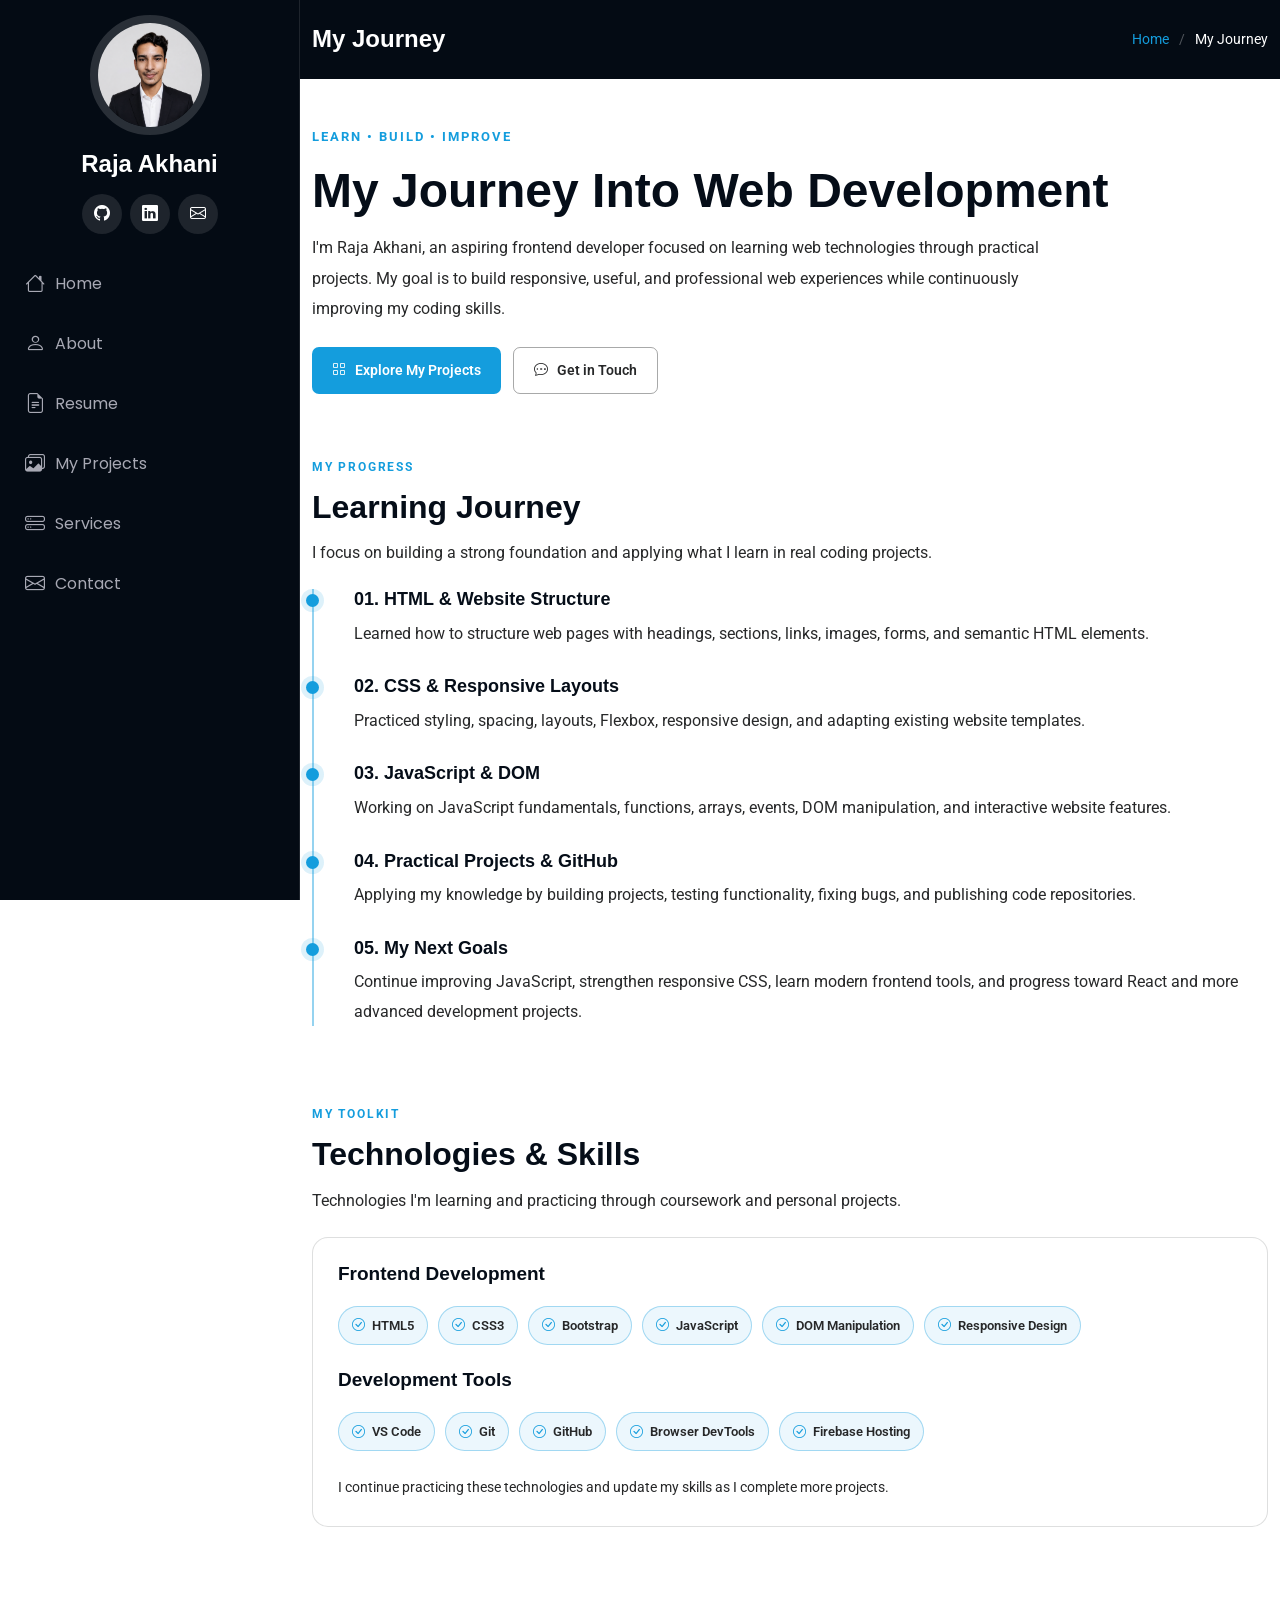
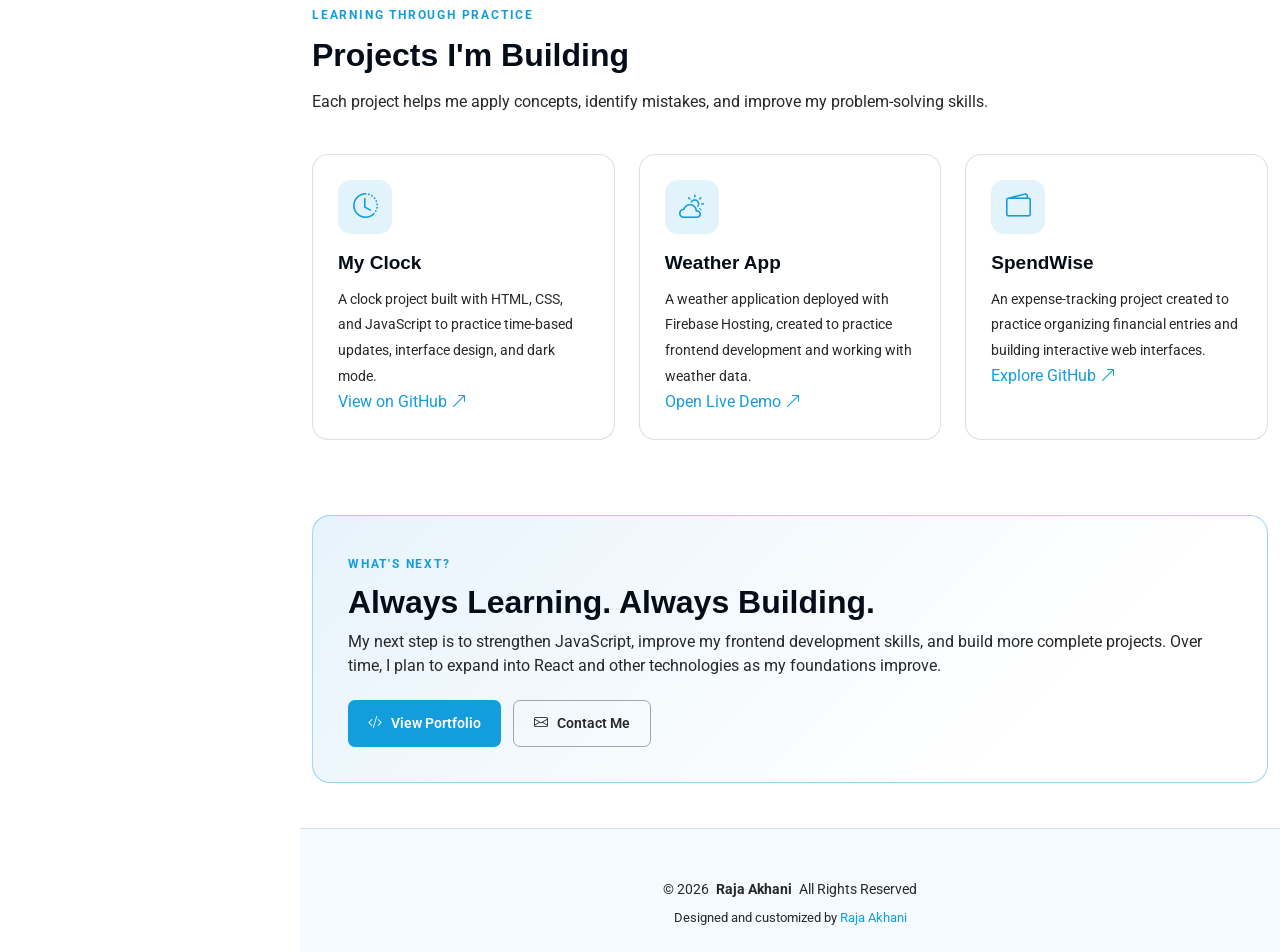
<file: starter-page.html>
<!DOCTYPE html>
<html lang="en">

<head>
  <meta charset="utf-8">
  <meta name="viewport" content="width=device-width, initial-scale=1">

  <title>My Journey & Goals | Raja Akhani - Frontend Developer</title>

  <meta name="description"
    content="Explore Raja Akhani's web development learning journey, frontend skills, coding projects, and goals as an aspiring frontend developer.">

  <meta name="keywords"
    content="Raja Akhani, Frontend Developer, Web Development Journey, JavaScript Projects, HTML, CSS, Bootstrap, GitHub Portfolio">

  <meta name="author" content="Raja Akhani">
  <meta name="robots" content="index, follow">
  <meta name="theme-color" content="#0b0b0b">

  <!-- Replace with your real domain after deployment -->
  <link rel="canonical" href="https://YOUR-DOMAIN.com/starter-page.html">

  <!-- Social Sharing -->
  <meta property="og:title" content="My Journey & Goals | Raja Akhani">
  <meta property="og:description"
    content="My journey in frontend development, practical projects, and continuous learning.">
  <meta property="og:type" content="website">
  <meta property="og:url" content="https://YOUR-DOMAIN.com/starter-page.html">

  <!-- Favicons -->
  <link href="assets/img/favicon.png" rel="icon">
  <link href="assets/img/apple-touch-icon.png" rel="apple-touch-icon">

  <!-- Google Fonts -->
  <link rel="preconnect" href="https://fonts.googleapis.com">
  <link rel="preconnect" href="https://fonts.gstatic.com" crossorigin>

  <link
    href="https://fonts.googleapis.com/css2?family=Roboto:wght@300;400;500;600;700;800&family=Poppins:wght@300;400;500;600;700;800&display=swap"
    rel="stylesheet">

  <!-- Bootstrap & Icons -->
  <link href="assets/vendor/bootstrap/css/bootstrap.min.css" rel="stylesheet">
  <link href="assets/vendor/bootstrap-icons/bootstrap-icons.css" rel="stylesheet">
  <link href="assets/vendor/aos/aos.css" rel="stylesheet">

  <!-- Main CSS -->
  <link href="assets/css/main.css" rel="stylesheet">

  <!-- Page Styling -->
  <style>
    .journey-hero {
      padding: 45px 0 30px;
    }

    .journey-eyebrow {
      color: var(--accent-color);
      font-size: 13px;
      font-weight: 700;
      letter-spacing: 2px;
      text-transform: uppercase;
    }

    .journey-hero h1 {
      font-size: clamp(32px, 5vw, 48px);
      line-height: 1.2;
      font-weight: 800;
      margin: 14px 0;
    }

    .journey-hero p {
      max-width: 780px;
      line-height: 1.9;
    }

    .journey-label {
      color: var(--accent-color);
      font-size: 12px;
      font-weight: 700;
      letter-spacing: 1.8px;
      text-transform: uppercase;
    }

    .journey-section {
      padding: 30px 0 45px;
    }

    .journey-heading {
      font-size: clamp(25px, 3vw, 32px);
      font-weight: 800;
      margin: 10px 0 15px;
    }

    .journey-card {
      height: 100%;
      padding: 25px;
      border-radius: 16px;
      background: var(--surface-color);
      border: 1px solid
        color-mix(in srgb, var(--default-color), transparent 85%);
      transition: transform 0.3s ease, border-color 0.3s ease;
    }

    .journey-card:hover {
      transform: translateY(-6px);
      border-color: var(--accent-color);
    }

    .journey-icon {
      width: 54px;
      height: 54px;
      display: flex;
      align-items: center;
      justify-content: center;
      border-radius: 13px;
      background: color-mix(in srgb, var(--accent-color), transparent 88%);
      color: var(--accent-color);
      font-size: 25px;
      margin-bottom: 18px;
    }

    .journey-card h3 {
      font-size: 19px;
      font-weight: 700;
      margin-bottom: 12px;
    }

    .journey-card p {
      font-size: 14px;
      line-height: 1.85;
      margin-bottom: 0;
    }

    .journey-timeline {
      position: relative;
      padding-left: 28px;
      border-left: 2px solid
        color-mix(in srgb, var(--accent-color), transparent 55%);
    }

    .timeline-item {
      position: relative;
      padding: 0 0 28px 12px;
    }

    .timeline-item:last-child {
      padding-bottom: 0;
    }

    .timeline-item::before {
      content: "";
      position: absolute;
      width: 13px;
      height: 13px;
      border-radius: 50%;
      background: var(--accent-color);
      left: -36px;
      top: 5px;
      box-shadow: 0 0 0 5px
        color-mix(in srgb, var(--accent-color), transparent 86%);
    }

    .timeline-item h3 {
      font-size: 18px;
      font-weight: 700;
      margin-bottom: 8px;
    }

    .timeline-item p {
      line-height: 1.85;
      margin-bottom: 0;
    }

    .skill-list {
      display: flex;
      flex-wrap: wrap;
      gap: 10px;
      margin-top: 20px;
    }

    .skill-list span {
      display: inline-flex;
      align-items: center;
      gap: 7px;
      padding: 9px 13px;
      border: 1px solid
        color-mix(in srgb, var(--accent-color), transparent 65%);
      border-radius: 30px;
      font-size: 13px;
      font-weight: 600;
      background: color-mix(in srgb, var(--accent-color), transparent 92%);
    }

    .skill-list i {
      color: var(--accent-color);
    }

    .journey-cta {
      padding: 35px;
      border-radius: 18px;
      background:
        linear-gradient(135deg,
          color-mix(in srgb, var(--accent-color), transparent 88%),
          var(--surface-color) 75%);
      border: 1px solid
        color-mix(in srgb, var(--accent-color), transparent 60%);
    }

    .journey-cta h2 {
      font-size: clamp(24px, 3vw, 32px);
      font-weight: 800;
    }

    .journey-button {
      display: inline-flex;
      align-items: center;
      justify-content: center;
      gap: 9px;
      padding: 12px 20px;
      border-radius: 7px;
      background: var(--accent-color);
      color: var(--contrast-color);
      text-decoration: none;
      font-size: 14px;
      font-weight: 600;
      transition: transform 0.3s ease;
    }

    .journey-button:hover {
      color: var(--contrast-color);
      transform: translateY(-3px);
    }

    .journey-button-outline {
      background: transparent;
      color: var(--default-color);
      border: 1px solid
        color-mix(in srgb, var(--default-color), transparent 60%);
    }

    .journey-button-outline:hover {
      color: var(--accent-color);
    }

    .journey-actions {
      display: flex;
      flex-wrap: wrap;
      gap: 12px;
      margin-top: 22px;
    }

    @media (max-width: 767px) {
      .journey-hero {
        padding-top: 25px;
      }

      .journey-card {
        padding: 22px;
      }

      .journey-cta {
        padding: 24px;
      }
    }

    @media (prefers-reduced-motion: reduce) {
      .journey-card,
      .journey-button {
        transition: none;
      }
    }
  </style>
</head>

<body class="starter-page-page">

  <!-- Sidebar -->
  <header id="header" class="header dark-background d-flex flex-column">

    <i class="header-toggle d-xl-none bi bi-list"></i>

    <div class="profile-img">
      <img
        src="assets/img/profile-img.png"
        alt="Raja Akhani - Frontend Developer"
        class="img-fluid rounded-circle">
    </div>

    <a href="index.html"
      class="logo d-flex align-items-center justify-content-center">
      <h1 class="sitename">Raja Akhani</h1>
    </a>

    <div class="social-links text-center">

      <a href="https://github.com/akhaniraja89-rgb"
        target="_blank"
        rel="noopener noreferrer"
        aria-label="GitHub">
        <i class="bi bi-github"></i>
      </a>

      <!-- Replace # with your actual LinkedIn profile URL -->
      <a href="#"
        target="_blank"
        rel="noopener noreferrer"
        aria-label="LinkedIn">
        <i class="bi bi-linkedin"></i>
      </a>

      <!-- Replace with your actual email -->
      <a href="mailto:YOUR-EMAIL@example.com"
        aria-label="Email">
        <i class="bi bi-envelope"></i>
      </a>

    </div>

    <!-- Navigation -->
    <nav id="navmenu" class="navmenu">
      <ul>

        <li>
          <a href="index.html#hero">
            <i class="bi bi-house navicon"></i> Home
          </a>
        </li>

        <li>
          <a href="index.html#about">
            <i class="bi bi-person navicon"></i> About
          </a>
        </li>

        <li>
          <a href="index.html#resume">
            <i class="bi bi-file-earmark-text navicon"></i> Resume
          </a>
        </li>

        <li>
          <a href="index.html#portfolio">
            <i class="bi bi-images navicon"></i> My Projects
          </a>
        </li>

        <li>
          <a href="index.html#services">
            <i class="bi bi-hdd-stack navicon"></i> Services
          </a>
        </li>

        <li>
          <a href="index.html#contact">
            <i class="bi bi-envelope navicon"></i> Contact
          </a>
        </li>

      </ul>
    </nav>

  </header>

  <main class="main">

    <!-- Page Title -->
    <div class="page-title dark-background">
      <div class="container d-lg-flex justify-content-between align-items-center">

        <h1 class="mb-2 mb-lg-0">My Journey</h1>

        <nav class="breadcrumbs" aria-label="Breadcrumb">
          <ol>
            <li><a href="index.html">Home</a></li>
            <li class="current">My Journey</li>
          </ol>
        </nav>

      </div>
    </div>

    <!-- Hero -->
    <section class="journey-hero">
      <div class="container" data-aos="fade-up">

        <span class="journey-eyebrow">Learn • Build • Improve</span>

        <h1>My Journey Into Web Development</h1>

        <p>
          I'm Raja Akhani, an aspiring frontend developer focused on
          learning web technologies through practical projects.
          My goal is to build responsive, useful, and professional
          web experiences while continuously improving my coding skills.
        </p>

        <div class="journey-actions">
          <a href="index.html#portfolio" class="journey-button">
            <i class="bi bi-grid"></i>
            Explore My Projects
          </a>

          <a href="index.html#contact"
            class="journey-button journey-button-outline">
            <i class="bi bi-chat-dots"></i>
            Get in Touch
          </a>
        </div>

      </div>
    </section>

    <!-- Learning Journey -->
    <section class="journey-section">
      <div class="container">

        <div class="mb-4" data-aos="fade-up">
          <span class="journey-label">My Progress</span>
          <h2 class="journey-heading">Learning Journey</h2>
          <p>
            I focus on building a strong foundation and applying
            what I learn in real coding projects.
          </p>
        </div>

        <div class="journey-timeline" data-aos="fade-up">

          <div class="timeline-item">
            <h3>01. HTML & Website Structure</h3>
            <p>
              Learned how to structure web pages with headings,
              sections, links, images, forms, and semantic HTML elements.
            </p>
          </div>

          <div class="timeline-item">
            <h3>02. CSS & Responsive Layouts</h3>
            <p>
              Practiced styling, spacing, layouts, Flexbox, responsive
              design, and adapting existing website templates.
            </p>
          </div>

          <div class="timeline-item">
            <h3>03. JavaScript & DOM</h3>
            <p>
              Working on JavaScript fundamentals, functions, arrays,
              events, DOM manipulation, and interactive website features.
            </p>
          </div>

          <div class="timeline-item">
            <h3>04. Practical Projects & GitHub</h3>
            <p>
              Applying my knowledge by building projects, testing
              functionality, fixing bugs, and publishing code repositories.
            </p>
          </div>

          <div class="timeline-item">
            <h3>05. My Next Goals</h3>
            <p>
              Continue improving JavaScript, strengthen responsive CSS,
              learn modern frontend tools, and progress toward React
              and more advanced development projects.
            </p>
          </div>

        </div>

      </div>
    </section>

    <!-- Skills -->
    <section class="journey-section">
      <div class="container">

        <div data-aos="fade-up">
          <span class="journey-label">My Toolkit</span>
          <h2 class="journey-heading">Technologies & Skills</h2>

          <p>
            Technologies I'm learning and practicing through coursework
            and personal projects.
          </p>
        </div>

        <div class="journey-card mt-4" data-aos="fade-up">

          <h3>Frontend Development</h3>

          <div class="skill-list">
            <span><i class="bi bi-check-circle"></i> HTML5</span>
            <span><i class="bi bi-check-circle"></i> CSS3</span>
            <span><i class="bi bi-check-circle"></i> Bootstrap</span>
            <span><i class="bi bi-check-circle"></i> JavaScript</span>
            <span><i class="bi bi-check-circle"></i> DOM Manipulation</span>
            <span><i class="bi bi-check-circle"></i> Responsive Design</span>
          </div>

          <h3 class="mt-4">Development Tools</h3>

          <div class="skill-list">
            <span><i class="bi bi-check-circle"></i> VS Code</span>
            <span><i class="bi bi-check-circle"></i> Git</span>
            <span><i class="bi bi-check-circle"></i> GitHub</span>
            <span><i class="bi bi-check-circle"></i> Browser DevTools</span>
            <span><i class="bi bi-check-circle"></i> Firebase Hosting</span>
          </div>

          <p class="mt-4 mb-0">
            I continue practicing these technologies and update my
            skills as I complete more projects.
          </p>

        </div>

      </div>
    </section>

    <!-- Project Highlights -->
    <section class="journey-section">
      <div class="container">

        <div data-aos="fade-up">
          <span class="journey-label">Learning Through Practice</span>
          <h2 class="journey-heading">Projects I'm Building</h2>

          <p>
            Each project helps me apply concepts, identify mistakes,
            and improve my problem-solving skills.
          </p>
        </div>

        <div class="row gy-4 mt-2">

          <div class="col-md-6 col-lg-4" data-aos="fade-up">
            <article class="journey-card">

              <div class="journey-icon">
                <i class="bi bi-clock-history"></i>
              </div>

              <h3>My Clock</h3>

              <p>
                A clock project built with HTML, CSS, and JavaScript
                to practice time-based updates, interface design,
                and dark mode.
              </p>

              <a
                href="https://github.com/akhaniraja89-rgb/my-clock"
                target="_blank"
                rel="noopener noreferrer"
                class="project-back-link">
                View on GitHub
                <i class="bi bi-arrow-up-right"></i>
              </a>

            </article>
          </div>

          <div class="col-md-6 col-lg-4" data-aos="fade-up" data-aos-delay="100">
            <article class="journey-card">

              <div class="journey-icon">
                <i class="bi bi-cloud-sun"></i>
              </div>

              <h3>Weather App</h3>

              <p>
                A weather application deployed with Firebase Hosting,
                created to practice frontend development and working
                with weather data.
              </p>

              <a
                href="https://weather-app-raja.web.app"
                target="_blank"
                rel="noopener noreferrer"
                class="project-back-link">
                Open Live Demo
                <i class="bi bi-arrow-up-right"></i>
              </a>

            </article>
          </div>

          <div class="col-md-6 col-lg-4" data-aos="fade-up" data-aos-delay="200">
            <article class="journey-card">

              <div class="journey-icon">
                <i class="bi bi-wallet2"></i>
              </div>

              <h3>SpendWise</h3>

              <p>
                An expense-tracking project created to practice
                organizing financial entries and building
                interactive web interfaces.
              </p>

              <a
                href="https://github.com/akhaniraja89-rgb"
                target="_blank"
                rel="noopener noreferrer"
                class="project-back-link">
                Explore GitHub
                <i class="bi bi-arrow-up-right"></i>
              </a>

            </article>
          </div>

        </div>

      </div>
    </section>

    <!-- Future Goals -->
    <section class="journey-section">
      <div class="container">

        <div class="journey-cta" data-aos="fade-up">

          <span class="journey-label">What's Next?</span>

          <h2 class="mt-2">Always Learning. Always Building.</h2>

          <p>
            My next step is to strengthen JavaScript, improve my
            frontend development skills, and build more complete
            projects. Over time, I plan to expand into React and
            other technologies as my foundations improve.
          </p>

          <div class="journey-actions">
            <a href="index.html#portfolio" class="journey-button">
              <i class="bi bi-code-slash"></i>
              View Portfolio
            </a>

            <a href="index.html#contact"
              class="journey-button journey-button-outline">
              <i class="bi bi-envelope"></i>
              Contact Me
            </a>
          </div>

        </div>

      </div>
    </section>

  </main>

  <!-- Footer -->
  <footer id="footer" class="footer position-relative light-background">
    <div class="container">

      <div class="copyright text-center">
        <p>
          © <span id="copyright-year"></span>
          <strong class="px-1 sitename">Raja Akhani</strong>
          <span>All Rights Reserved</span>
        </p>
      </div>

      <div class="credits text-center">
        Designed and customized by
        <a href="index.html">Raja Akhani</a>
      </div>

    </div>
  </footer>

  <!-- Scroll Top -->
  <a
    href="#"
    id="scroll-top"
    class="scroll-top d-flex align-items-center justify-content-center"
    aria-label="Scroll to top">
    <i class="bi bi-arrow-up-short"></i>
  </a>

  <!-- Preloader -->
  <div id="preloader"></div>

  <!-- Vendor JS -->
  <script src="assets/vendor/bootstrap/js/bootstrap.bundle.min.js"></script>
  <script src="assets/vendor/aos/aos.js"></script>

  <!-- Main JS -->
  <script src="assets/js/main.js"></script>

  <!-- Automatic Copyright Year -->
  <script>
    document.getElementById("copyright-year").textContent =
      new Date().getFullYear();
  </script>

</body>
</html>
</file>
<file: assets/css/main.css>
/**
* Template Name: iPortfolio
* Template URL: https://bootstrapmade.com/iportfolio-bootstrap-portfolio-websites-template/
* Updated: Jun 29 2024 with Bootstrap v5.3.3
* Author: BootstrapMade.com
* License: https://bootstrapmade.com/license/
*/

/*--------------------------------------------------------------
# Font & Color Variables
# Help: https://bootstrapmade.com/color-system/
--------------------------------------------------------------*/
/* Fonts */
:root {
  --default-font: "Roboto",  system-ui, -apple-system, "Segoe UI", Roboto, "Helvetica Neue", Arial, "Noto Sans", "Liberation Sans", sans-serif, "Apple Color Emoji", "Segoe UI Emoji", "Segoe UI Symbol", "Noto Color Emoji";
  --heading-font: "Raleway",  sans-serif;
  --nav-font: "Poppins",  sans-serif;
}

/* Global Colors - The following color variables are used throughout the website. Updating them here will change the color scheme of the entire website */
:root { 
  --background-color: #ffffff; /* Background color for the entire website, including individual sections */
  --default-color: #272829; /* Default color used for the majority of the text content across the entire website */
  --heading-color: #050d18; /* Color for headings, subheadings and title throughout the website */
  --accent-color: #149ddd; /* Accent color that represents your brand on the website. It's used for buttons, links, and other elements that need to stand out */
  --surface-color: #ffffff; /* The surface color is used as a background of boxed elements within sections, such as cards, icon boxes, or other elements that require a visual separation from the global background. */
  --contrast-color: #ffffff; /* Contrast color for text, ensuring readability against backgrounds of accent, heading, or default colors. */
}

/* Nav Menu Colors - The following color variables are used specifically for the navigation menu. They are separate from the global colors to allow for more customization options */
:root {
  --nav-color: #a8a9b4;  /* The default color of the main navmenu links */
  --nav-hover-color: #ffffff; /* Applied to main navmenu links when they are hovered over or active */
  --nav-mobile-background-color: #040b14; /* Used as the background color for mobile navigation menu */
  --nav-dropdown-background-color: #040b14; /* Used as the background color for dropdown items that appear when hovering over primary navigation items */
  --nav-dropdown-color: #a8a9b4; /* Used for navigation links of the dropdown items in the navigation menu. */
  --nav-dropdown-hover-color: #ffffff; /* Similar to --nav-hover-color, this color is applied to dropdown navigation links when they are hovered over. */
}

/* Color Presets - These classes override global colors when applied to any section or element, providing reuse of the sam color scheme. */

.light-background {
  --background-color: #f4fafd;
  --surface-color: #ffffff;
}

.dark-background {
  --background-color: #040b14;
  --default-color: #ffffff;
  --heading-color: #ffffff;
  --surface-color: #151f2b;
  --contrast-color: #ffffff;
}

/* Smooth scroll */
:root {
  scroll-behavior: smooth;
}

/*--------------------------------------------------------------
# General Styling & Shared Classes
--------------------------------------------------------------*/
body {
  color: var(--default-color);
  background-color: var(--background-color);
  font-family: var(--default-font);
}

a {
  color: var(--accent-color);
  text-decoration: none;
  transition: 0.3s;
}

a:hover {
  color: color-mix(in srgb, var(--accent-color), transparent 25%);
  text-decoration: none;
}

h1,
h2,
h3,
h4,
h5,
h6 {
  color: var(--heading-color);
  font-family: var(--heading-font);
}

/* PHP Email Form Messages
------------------------------*/
.php-email-form .error-message {
  display: none;
  background: #df1529;
  color: #ffffff;
  text-align: left;
  padding: 15px;
  margin-bottom: 24px;
  font-weight: 600;
}

.php-email-form .sent-message {
  display: none;
  color: #ffffff;
  background: #059652;
  text-align: center;
  padding: 15px;
  margin-bottom: 24px;
  font-weight: 600;
}

.php-email-form .loading {
  display: none;
  background: var(--surface-color);
  text-align: center;
  padding: 15px;
  margin-bottom: 24px;
}

.php-email-form .loading:before {
  content: "";
  display: inline-block;
  border-radius: 50%;
  width: 24px;
  height: 24px;
  margin: 0 10px -6px 0;
  border: 3px solid var(--accent-color);
  border-top-color: var(--surface-color);
  animation: php-email-form-loading 1s linear infinite;
}

@keyframes php-email-form-loading {
  0% {
    transform: rotate(0deg);
  }

  100% {
    transform: rotate(360deg);
  }
}

/*--------------------------------------------------------------
# Global Header
--------------------------------------------------------------*/
.header {
  color: var(--default-color);
  background-color: var(--background-color);
  position: fixed;
  top: 0;
  left: 0;
  bottom: 0;
  padding: 0 15px;
  width: 300px;
  transition: all ease-in-out 0.3s;
  overflow-y: auto;
  z-index: 997;
  border-right: 1px solid color-mix(in srgb, var(--default-color), transparent 90%);
}

.header .profile-img img {
  margin: 15px auto;
  display: block;
  width: 120px;
  border: 8px solid color-mix(in srgb, var(--default-color), transparent 85%);
}

.header .logo {
  line-height: 1;
  margin-bottom: 15px;
}

.header .logo img {
  max-height: 32px;
  margin-right: 8px;
}

.header .logo h1 {
  font-size: 24px;
  margin: 0;
  font-weight: 700;
  color: var(--heading-color);
}

.header .social-links {
  margin: 0 0 20px 0;
}

.header .social-links a {
  font-size: 16px;
  display: inline-flex;
  align-items: center;
  justify-content: center;
  background: color-mix(in srgb, var(--default-color), transparent 90%);
  color: var(--default-color);
  margin: 0 2px;
  border-radius: 50%;
  text-align: center;
  width: 40px;
  height: 40px;
  transition: 0.3s;
}

.header .social-links a:hover {
  color: var(--contrast-color);
  background: var(--accent-color);
}

@media (min-width: 1200px) {

  .header~main,
  .header~#footer {
    margin-left: 300px;
  }
}

@media (max-width: 1199px) {
  .header {
    left: -100%;
  }
}

.header.header-show {
  left: 0;
}

.header .header-toggle {
  color: var(--contrast-color);
  background-color: var(--accent-color);
  font-size: 22px;
  display: flex;
  align-items: center;
  justify-content: center;
  width: 40px;
  height: 40px;
  border-radius: 50%;
  cursor: pointer;
  position: fixed;
  top: 15px;
  right: 15px;
  z-index: 9999;
  transition: background-color 0.3s;
}

.header .header-toggle:hover {
  color: var(--contrast-color);
  background-color: color-mix(in srgb, var(--accent-color) 90%, white 15%);
}

/*--------------------------------------------------------------
# Navigation Menu
--------------------------------------------------------------*/
.mobile-nav-toggle {
  display: none;
}

.navmenu {
  padding: 0;
  z-index: 9997;
}

.navmenu ul {
  list-style: none;
  padding: 0 0 20px 0;
  margin: 0;
}

.navmenu a,
.navmenu a:focus {
  color: var(--nav-color);
  padding: 15px 10px;
  font-family: var(--nav-font);
  font-size: 16px;
  font-weight: 400;
  display: flex;
  align-items: center;
  white-space: nowrap;
  transition: 0.3s;
  width: 100%;
}

.navmenu a .navicon,
.navmenu a:focus .navicon {
  font-size: 20px;
  margin-right: 10px;
}

.navmenu a .toggle-dropdown,
.navmenu a:focus .toggle-dropdown {
  font-size: 12px;
  line-height: 0;
  margin-left: auto;
  width: 30px;
  height: 30px;
  display: flex;
  align-items: center;
  justify-content: center;
  border-radius: 50%;
  transition: 0.3s;
  flex-shrink: 0;
  background-color: color-mix(in srgb, var(--accent-color), transparent 90%);
}

.navmenu a .toggle-dropdown:hover,
.navmenu a:focus .toggle-dropdown:hover {
  background-color: var(--accent-color);
  color: var(--contrast-color);
}

.navmenu a:hover,
.navmenu .active,
.navmenu .active:focus {
  color: var(--nav-hover-color);
}

.navmenu a:hover .navicon,
.navmenu .active .navicon,
.navmenu .active:focus .navicon {
  color: var(--accent-color);
}

.navmenu .active .toggle-dropdown,
.navmenu .active:focus .toggle-dropdown {
  background-color: var(--accent-color);
  color: var(--contrast-color);
  transform: rotate(180deg);
}

.navmenu .dropdown {
  display: block;
}

.navmenu .dropdown a,
.navmenu .dropdown a:focus {
  color: --nav-dropdown-color;
}

.navmenu .dropdown a:hover,
.navmenu .dropdown .active,
.navmenu .dropdown .active:focus {
  color: var(--nav-dropdown-hover-color);
}

.navmenu .dropdown ul {
  position: static;
  display: none;
  z-index: 99;
  padding: 5px 10px;
  margin: 5px 10px;
  background-color: var(--nav-dropdown-background-color);
  border: 1px solid color-mix(in srgb, var(--default-color), transparent 90%);
  box-shadow: none;
  transition: all 0.5s ease-in-out;
}

.navmenu .dropdown ul ul {
  background-color: rgba(33, 37, 41, 0.1);
}

.navmenu .dropdown>.dropdown-active {
  display: block;
  background-color: rgba(33, 37, 41, 0.03);
}

/*--------------------------------------------------------------
# Global Footer
--------------------------------------------------------------*/
.footer {
  color: var(--default-color);
  background-color: var(--background-color);
  font-size: 14px;
  padding: 40px 0;
  position: relative;
  border-top: 1px solid color-mix(in srgb, var(--default-color), transparent 90%);
}

.footer .copyright p {
  margin-bottom: 0;
}

.footer .credits {
  margin-top: 4px;
  font-size: 13px;
  text-align: center;
}

/*--------------------------------------------------------------
# Preloader
--------------------------------------------------------------*/
#preloader {
  position: fixed;
  inset: 0;
  z-index: 999999;
  overflow: hidden;
  background: var(--background-color);
  transition: all 0.6s ease-out;
}

#preloader:before {
  content: "";
  position: fixed;
  top: calc(50% - 30px);
  left: calc(50% - 30px);
  border: 6px solid #ffffff;
  border-color: var(--accent-color) transparent var(--accent-color) transparent;
  border-radius: 50%;
  width: 60px;
  height: 60px;
  animation: animate-preloader 1.5s linear infinite;
}

@keyframes animate-preloader {
  0% {
    transform: rotate(0deg);
  }

  100% {
    transform: rotate(360deg);
  }
}

/*--------------------------------------------------------------
# Scroll Top Button
--------------------------------------------------------------*/
.scroll-top {
  position: fixed;
  visibility: hidden;
  opacity: 0;
  right: 15px;
  bottom: -15px;
  z-index: 99999;
  background-color: var(--accent-color);
  width: 44px;
  height: 44px;
  border-radius: 50px;
  transition: all 0.4s;
}

.scroll-top i {
  font-size: 24px;
  color: var(--contrast-color);
  line-height: 0;
}

.scroll-top:hover {
  background-color: color-mix(in srgb, var(--accent-color), transparent 20%);
  color: var(--contrast-color);
}

.scroll-top.active {
  visibility: visible;
  opacity: 1;
  bottom: 15px;
}

/*--------------------------------------------------------------
# Disable aos animation delay on mobile devices
--------------------------------------------------------------*/
@media screen and (max-width: 768px) {
  [data-aos-delay] {
    transition-delay: 0 !important;
  }
}

/*--------------------------------------------------------------
# Global Page Titles & Breadcrumbs
--------------------------------------------------------------*/
.page-title {
  color: var(--default-color);
  background-color: var(--background-color);
  padding: 25px 0;
  position: relative;
}

.page-title h1 {
  font-size: 24px;
  font-weight: 700;
}

.page-title .breadcrumbs ol {
  display: flex;
  flex-wrap: wrap;
  list-style: none;
  padding: 0;
  margin: 0;
  font-size: 14px;
  font-weight: 400;
}

.page-title .breadcrumbs ol li+li {
  padding-left: 10px;
}

.page-title .breadcrumbs ol li+li::before {
  content: "/";
  display: inline-block;
  padding-right: 10px;
  color: color-mix(in srgb, var(--default-color), transparent 70%);
}

/*--------------------------------------------------------------
# Global Sections
--------------------------------------------------------------*/
section,
.section {
  color: var(--default-color);
  background-color: var(--background-color);
  padding: 60px 0;
  overflow: clip;
}

/*--------------------------------------------------------------
# Global Section Titles
--------------------------------------------------------------*/
.section-title {
  padding-bottom: 60px;
  position: relative;
}

.section-title h2 {
  font-size: 32px;
  font-weight: 700;
  margin-bottom: 20px;
  padding-bottom: 20px;
  position: relative;
}

.section-title h2:after {
  content: "";
  position: absolute;
  display: block;
  width: 50px;
  height: 3px;
  background: var(--accent-color);
  left: 0;
  bottom: 0;
}

.section-title p {
  margin-bottom: 0;
}

/*--------------------------------------------------------------
# Hero Section
--------------------------------------------------------------*/
.hero {
  width: 100%;
  min-height: 100vh;
  position: relative;
  padding: 80px 0;
  display: flex;
  align-items: center;
  justify-content: center;
}

.hero img {
  position: absolute;
  inset: 0;
  display: block;
  width: 100%;
  height: 100%;
  object-fit: cover;
  z-index: 1;
}

.hero:before {
  content: "";
  background: color-mix(in srgb, var(--background-color), transparent 70%);
  position: absolute;
  inset: 0;
  z-index: 2;
}

.hero .container {
  position: relative;
  z-index: 3;
}

.hero h2 {
  margin: 0;
  font-size: 64px;
  font-weight: 700;
}

.hero p {
  margin: 5px 0 0 0;
  font-size: 26px;
}

.hero p span {
  letter-spacing: 1px;
  border-bottom: 2px solid var(--accent-color);
}

.hero .social-links {
  margin-top: 25px;
}

.hero .social-links a {
  font-size: 24px;
  display: inline-block;
  color: color-mix(in srgb, var(--default-color), transparent 50%);
  line-height: 1;
  margin-right: 20px;
  transition: 0.3s;
}

.hero .social-links a:hover {
  color: var(--accent-color);
}

@media (max-width: 768px) {
  .hero h2 {
    font-size: 32px;
  }

  .hero p {
    font-size: 20px;
  }
}

/*--------------------------------------------------------------
# About Section
--------------------------------------------------------------*/
.about .content h2 {
  font-weight: 700;
  font-size: 24px;
}

.about .content ul {
  list-style: none;
  padding: 0;
}

.about .content ul li {
  margin-bottom: 20px;
  display: flex;
  align-items: center;
}

.about .content ul strong {
  margin-right: 10px;
}

.about .content ul i {
  font-size: 16px;
  margin-right: 5px;
  color: var(--accent-color);
  line-height: 0;
}

/*--------------------------------------------------------------
# Stats Section
--------------------------------------------------------------*/
.stats .stats-item {
  padding: 30px;
  width: 100%;
}

.stats .stats-item i {
  color: var(--accent-color);
  display: block;
  font-size: 44px;
  float: left;
  line-height: 0;
}

.stats .stats-item .purecounter {
  color: var(--heading-color);
  font-size: 48px;
  line-height: 40px;
  display: block;
  font-weight: 700;
  margin-left: 60px;
}

.stats .stats-item p {
  color: color-mix(in srgb, var(--default-color), transparent 40%);
  padding: 15px 0 0 0;
  margin: 0 0 0 60px;
  font-family: var(--heading-font);
  font-size: 14px;
}

/*--------------------------------------------------------------
# Skills Section
--------------------------------------------------------------*/
.skills .progress {
  height: 60px;
  display: block;
  background: none;
  border-radius: 0;
}

.skills .progress .skill {
  color: var(--heading-color);
  padding: 0;
  margin: 0 0 6px 0;
  text-transform: uppercase;
  display: block;
  font-weight: 600;
  font-family: var(--heading-font);
}

.skills .progress .skill .val {
  float: right;
  font-style: normal;
}

.skills .progress-bar-wrap {
  background: color-mix(in srgb, var(--default-color), transparent 90%);
  height: 10px;
}

.skills .progress-bar {
  width: 1px;
  height: 10px;
  transition: 0.9s;
  background-color: var(--accent-color);
}

/*--------------------------------------------------------------
# Resume Section
--------------------------------------------------------------*/
.resume .resume-title {
  color: var(--heading-color);
  font-size: 26px;
  font-weight: 700;
  margin-top: 20px;
  margin-bottom: 20px;
}

.resume .resume-item {
  padding: 0 0 20px 20px;
  margin-top: -2px;
  border-left: 2px solid var(--accent-color);
  position: relative;
}

.resume .resume-item h4 {
  line-height: 18px;
  font-size: 18px;
  font-weight: 600;
  text-transform: uppercase;
  color: color-mix(in srgb, var(--default-color), transparent 20%);
  margin-bottom: 10px;
}

.resume .resume-item h5 {
  font-size: 16px;
  padding: 5px 15px;
  display: inline-block;
  font-weight: 600;
  margin-bottom: 10px;
}

.resume .resume-item ul {
  padding-left: 20px;
}

.resume .resume-item ul li {
  padding-bottom: 10px;
}

.resume .resume-item:last-child {
  padding-bottom: 0;
}

.resume .resume-item::before {
  content: "";
  position: absolute;
  width: 16px;
  height: 16px;
  border-radius: 50px;
  left: -9px;
  top: 0;
  background: var(--background-color);
  border: 2px solid var(--accent-color);
}

/*--------------------------------------------------------------
# Portfolio Section
--------------------------------------------------------------*/
.portfolio .portfolio-filters {
  padding: 0;
  margin: 0 auto 20px auto;
  list-style: none;
  text-align: center;
}

.portfolio .portfolio-filters li {
  cursor: pointer;
  display: inline-block;
  padding: 0;
  font-size: 14px;
  font-weight: 400;
  margin: 0 10px;
  line-height: 1;
  text-transform: uppercase;
  margin-bottom: 10px;
  transition: all 0.3s ease-in-out;
}

.portfolio .portfolio-filters li:hover,
.portfolio .portfolio-filters li.filter-active {
  color: var(--accent-color);
}

.portfolio .portfolio-filters li:first-child {
  margin-left: 0;
}

.portfolio .portfolio-filters li:last-child {
  margin-right: 0;
}

@media (max-width: 575px) {
  .portfolio .portfolio-filters li {
    font-size: 14px;
    margin: 0 5px;
  }
}

.portfolio .portfolio-content {
  position: relative;
  overflow: hidden;
}

.portfolio .portfolio-content img {
  transition: 0.3s;
}

.portfolio .portfolio-content .portfolio-info {
  opacity: 0;
  position: absolute;
  inset: 0;
  z-index: 3;
  transition: all ease-in-out 0.3s;
  background: rgba(0, 0, 0, 0.6);
  padding: 15px;
}

.portfolio .portfolio-content .portfolio-info h4 {
  font-size: 14px;
  padding: 5px 10px;
  font-weight: 400;
  color: #ffffff;
  display: inline-block;
  background-color: var(--accent-color);
}

.portfolio .portfolio-content .portfolio-info p {
  position: absolute;
  bottom: 10px;
  text-align: center;
  display: inline-block;
  left: 0;
  right: 0;
  font-size: 16px;
  font-weight: 600;
  color: rgba(255, 255, 255, 0.8);
}

.portfolio .portfolio-content .portfolio-info .preview-link,
.portfolio .portfolio-content .portfolio-info .details-link {
  position: absolute;
  left: calc(50% - 40px);
  font-size: 26px;
  top: calc(50% - 14px);
  color: #fff;
  transition: 0.3s;
  line-height: 1.2;
}

.portfolio .portfolio-content .portfolio-info .preview-link:hover,
.portfolio .portfolio-content .portfolio-info .details-link:hover {
  color: var(--accent-color);
}

.portfolio .portfolio-content .portfolio-info .details-link {
  left: 50%;
  font-size: 34px;
  line-height: 0;
}

.portfolio .portfolio-content:hover .portfolio-info {
  opacity: 1;
}

.portfolio .portfolio-content:hover img {
  transform: scale(1.1);
}

/*--------------------------------------------------------------
# Services Section
--------------------------------------------------------------*/
.services .service-item {
  position: relative;
}

.services .service-item .icon {
  background: var(--accent-color);
  display: flex;
  align-items: center;
  justify-content: center;
  width: 54px;
  height: 54px;
  border-radius: 50%;
  transition: 0.5s;
  border: 1px solid var(--accent-color);
  margin-right: 20px;
}

.services .service-item .icon i {
  color: var(--contrast-color);
  font-size: 24px;
  line-height: 0;
}

.services .service-item:hover .icon {
  background: var(--surface-color);
}

.services .service-item:hover .icon i {
  color: var(--accent-color);
}

.services .service-item .title {
  font-weight: 700;
  margin-bottom: 15px;
  font-size: 18px;
}

.services .service-item .title a {
  color: var(--heading-color);
}

.services .service-item .title a:hover {
  color: var(--accent-color);
}

.services .service-item .description {
  line-height: 24px;
  font-size: 14px;
}

/*--------------------------------------------------------------
# Testimonials Section
--------------------------------------------------------------*/
.testimonials .testimonials-carousel,
.testimonials .testimonials-slider {
  overflow: hidden;
}

.testimonials .testimonial-item {
  box-sizing: content-box;
  text-align: center;
  min-height: 320px;
}

.testimonials .testimonial-item .testimonial-img {
  width: 90px;
  border-radius: 50%;
  margin: 0 auto;
}

.testimonials .testimonial-item h3 {
  font-size: 18px;
  font-weight: bold;
  margin: 10px 0 5px 0;
}

.testimonials .testimonial-item h4 {
  font-size: 14px;
  color: color-mix(in srgb, var(--default-color), transparent 20%);
  margin: 0;
}

.testimonials .testimonial-item .quote-icon-left,
.testimonials .testimonial-item .quote-icon-right {
  color: color-mix(in srgb, var(--accent-color), transparent 40%);
  font-size: 26px;
  line-height: 0;
}

.testimonials .testimonial-item .quote-icon-left {
  display: inline-block;
  left: -5px;
  position: relative;
}

.testimonials .testimonial-item .quote-icon-right {
  display: inline-block;
  right: -5px;
  position: relative;
  top: 10px;
  transform: scale(-1, -1);
}

.testimonials .testimonial-item p {
  font-style: italic;
  margin: 0 15px 15px 15px;
  padding: 20px;
  background-color: var(--surface-color);
  position: relative;
  margin-bottom: 35px;
  border-radius: 6px;
  box-shadow: 0px 2px 15px rgba(0, 0, 0, 0.1);
}

.testimonials .testimonial-item p::after {
  content: "";
  width: 0;
  height: 0;
  border-top: 20px solid var(--surface-color);
  border-right: 20px solid transparent;
  border-left: 20px solid transparent;
  position: absolute;
  bottom: -20px;
  left: calc(50% - 20px);
}

.testimonials .swiper-wrapper {
  height: auto;
}

.testimonials .swiper-pagination {
  margin-top: 40px;
  position: relative;
}

.testimonials .swiper-pagination .swiper-pagination-bullet {
  width: 12px;
  height: 12px;
  background-color: var(--background-color);
  opacity: 1;
  border: 1px solid var(--accent-color);
}

.testimonials .swiper-pagination .swiper-pagination-bullet-active {
  background-color: var(--accent-color);
}

/*--------------------------------------------------------------
# Contact Section
--------------------------------------------------------------*/
.contact .info-wrap {
  background-color: var(--surface-color);
  box-shadow: 0px 0px 20px rgba(0, 0, 0, 0.1);
  padding: 30px;
}

@media (max-width: 575px) {
  .contact .info-wrap {
    padding: 20px;
  }
}

.contact .info-item {
  margin-bottom: 40px;
}

.contact .info-item i {
  font-size: 20px;
  color: var(--accent-color);
  background: color-mix(in srgb, var(--accent-color), transparent 92%);
  width: 44px;
  height: 44px;
  display: flex;
  justify-content: center;
  align-items: center;
  border-radius: 50px;
  transition: all 0.3s ease-in-out;
  margin-right: 15px;
}

.contact .info-item h3 {
  padding: 0;
  font-size: 18px;
  font-weight: 700;
  margin-bottom: 5px;
}

.contact .info-item p {
  padding: 0;
  margin-bottom: 0;
  font-size: 14px;
}

.contact .info-item:hover i {
  background: var(--accent-color);
  color: var(--contrast-color);
}

.contact .php-email-form {
  background-color: var(--surface-color);
  height: 100%;
  padding: 30px;
  box-shadow: 0px 0px 20px rgba(0, 0, 0, 0.1);
}

@media (max-width: 575px) {
  .contact .php-email-form {
    padding: 20px;
  }
}

.contact .php-email-form input[type=text],
.contact .php-email-form input[type=email],
.contact .php-email-form textarea {
  font-size: 14px;
  padding: 10px 15px;
  box-shadow: none;
  border-radius: 0;
  color: var(--default-color);
  background-color: var(--surface-color);
  border-color: color-mix(in srgb, var(--default-color), transparent 80%);
}

.contact .php-email-form input[type=text]:focus,
.contact .php-email-form input[type=email]:focus,
.contact .php-email-form textarea:focus {
  border-color: var(--accent-color);
}

.contact .php-email-form input[type=text]::placeholder,
.contact .php-email-form input[type=email]::placeholder,
.contact .php-email-form textarea::placeholder {
  color: color-mix(in srgb, var(--default-color), transparent 70%);
}

.contact .php-email-form button[type=submit] {
  color: var(--contrast-color);
  background: var(--accent-color);
  border: 0;
  padding: 10px 30px;
  transition: 0.4s;
  border-radius: 50px;
}

.contact .php-email-form button[type=submit]:hover {
  background: color-mix(in srgb, var(--accent-color), transparent 25%);
}

/*--------------------------------------------------------------
# Portfolio Details Section
--------------------------------------------------------------*/
.portfolio-details .portfolio-details-slider img {
  width: 100%;
}

.portfolio-details .portfolio-details-slider .swiper-pagination {
  margin-top: 20px;
  position: relative;
}

.portfolio-details .portfolio-details-slider .swiper-pagination .swiper-pagination-bullet {
  width: 12px;
  height: 12px;
  background-color: color-mix(in srgb, var(--default-color), transparent 85%);
  opacity: 1;
}

.portfolio-details .portfolio-details-slider .swiper-pagination .swiper-pagination-bullet-active {
  background-color: var(--accent-color);
}

.portfolio-details .portfolio-info {
  padding: 30px;
  box-shadow: 0px 0 30px rgba(0, 0, 0, 0.1);
}

.portfolio-details .portfolio-info h3 {
  font-size: 22px;
  font-weight: 700;
  margin-bottom: 20px;
  padding-bottom: 20px;
  border-bottom: 1px solid color-mix(in srgb, var(--default-color), transparent 85%);
}

.portfolio-details .portfolio-info ul {
  list-style: none;
  padding: 0;
  font-size: 15px;
}

.portfolio-details .portfolio-info ul li+li {
  margin-top: 10px;
}

.portfolio-details .portfolio-description {
  padding-top: 30px;
}

.portfolio-details .portfolio-description h2 {
  font-size: 26px;
  font-weight: 700;
  margin-bottom: 20px;
}

.portfolio-details .portfolio-description p {
  padding: 0;
  color: color-mix(in srgb, var(--default-color), transparent 30%);
}

/*--------------------------------------------------------------
# Service Details Section
--------------------------------------------------------------*/
.service-details .services-list {
  padding: 10px 30px;
  border: 1px solid color-mix(in srgb, var(--default-color), transparent 90%);
  margin-bottom: 20px;
}

.service-details .services-list a {
  display: block;
  line-height: 1;
  padding: 8px 0 8px 15px;
  border-left: 3px solid color-mix(in srgb, var(--default-color), transparent 70%);
  margin: 20px 0;
  color: color-mix(in srgb, var(--default-color), transparent 20%);
  transition: 0.3s;
}

.service-details .services-list a.active {
  color: var(--heading-color);
  font-weight: 700;
  border-color: var(--accent-color);
}

.service-details .services-list a:hover {
  border-color: var(--accent-color);
}

.service-details .services-img {
  margin-bottom: 20px;
}

.service-details h3 {
  font-size: 26px;
  font-weight: 700;
}

.service-details h4 {
  font-size: 20px;
  font-weight: 700;
}

.service-details p {
  font-size: 15px;
}

.service-details ul {
  list-style: none;
  padding: 0;
  font-size: 15px;
}

.service-details ul li {
  padding: 5px 0;
  display: flex;
  align-items: center;
}

.service-details ul i {
  font-size: 20px;
  margin-right: 8px;
  color: var(--accent-color);
}

/*--------------------------------------------------------------
# Starter Section Section
--------------------------------------------------------------*/

/* Professional Services Hover Effect */
.services .service-item {
  padding: 28px 24px;
  border-radius: 12px;
  transition: transform 0.3s ease, box-shadow 0.3s ease;
}

.services .service-item:hover {
  transform: translateY(-6px);
  box-shadow: 0 12px 30px rgba(0, 0, 0, 0.08);
}

.services .service-item .icon {
  color: var(--accent-color);
  font-size: 34px;
  margin-right: 20px;
}

.services .service-item .title a {
  text-decoration: none;
}

/* Learning Journey Icons */
.testimonials .journey-icon {
  width: 64px;
  height: 64px;
  display: flex;
  align-items: center;
  justify-content: center;
  margin: 20px auto;
  border-radius: 50%;
  background: color-mix(
    in srgb,
    var(--accent-color),
    transparent 88%
  );
  color: var(--accent-color);
  font-size: 30px;
}

.testimonials .testimonial-item h3 {
  margin-top: 10px;
}

/* Contact Links */
.contact .info-item a {
  color: var(--default-color);
  text-decoration: none;
  overflow-wrap: anywhere;
  transition: color 0.3s ease;
}

.contact .info-item a:hover {
  color: var(--accent-color);
}

.contact #contact-status {
  overflow-wrap: anywhere;
}

@media (max-width: 576px) {
  .services .service-item {
    padding: 22px 16px;
  }

  .services .service-item .icon {
    margin-right: 14px;
    font-size: 29px;
  }

  .contact .info-wrap {
    padding: 20px;
  }
}

/* =========================
   Professional Footer
========================= */

.footer {
  padding: 50px 0 25px;
  border-top: 1px solid
    color-mix(in srgb, var(--default-color), transparent 88%);
}

.footer .footer-brand .sitename {
  font-size: 28px;
  font-weight: 800;
  letter-spacing: -1px;
  color: var(--heading-color);
  text-decoration: none;
}

.footer .brand-highlight {
  color: var(--accent-color);
}

.footer .footer-brand p {
  margin-top: 10px;
  font-size: 14px;
  line-height: 1.8;
}

.footer .social-links {
  margin-top: 22px;
}

.footer .social-links a {
  width: 42px;
  height: 42px;
  display: inline-flex;
  align-items: center;
  justify-content: center;
  border-radius: 50%;
  border: 1px solid
    color-mix(in srgb, var(--default-color), transparent 75%);
  color: var(--default-color);
  font-size: 18px;
  text-decoration: none;
  transition: all 0.3s ease;
}

.footer .social-links a:hover {
  color: var(--contrast-color);
  background: var(--accent-color);
  border-color: var(--accent-color);
  transform: translateY(-4px);
}

.footer .copyright {
  font-size: 14px;
}

.footer .credits {
  font-size: 13px;
  margin-top: 8px;
}

.footer .footer-heart {
  color: #d9534f;
  font-size: 12px;
  margin: 0 3px;
}

/* Back To Top Button */
.footer .back-to-top {
  position: fixed;
  right: 20px;
  bottom: 20px;
  z-index: 999;
  width: 44px;
  height: 44px;
  border-radius: 50%;
  background: var(--accent-color);
  color: var(--contrast-color);
  font-size: 26px;
  text-decoration: none;
  opacity: 0;
  visibility: hidden;
  transition: all 0.3s ease;
}

.footer .back-to-top.active {
  opacity: 1;
  visibility: visible;
}

.footer .back-to-top:hover {
  transform: translateY(-4px);
}

@media (max-width: 576px) {
  .footer {
    padding: 35px 15px 22px;
  }

  .footer .footer-brand .sitename {
    font-size: 24px;
  }
}

/* =========================
   PROFESSIONAL HERO SECTION
========================= */

.hero {
  position: relative;
  min-height: 100vh;
  display: flex;
  align-items: center;
  overflow: hidden;
  background: #101010;
  isolation: isolate;
}

.hero .hero-bg {
  position: absolute;
  inset: 0;
  z-index: -2;
  width: 100%;
  height: 100%;
  object-fit: cover;
  object-position: center;
}

.hero .hero-overlay {
  position: absolute;
  inset: 0;
  z-index: -1;
  background: linear-gradient(
    90deg,
    rgba(10, 10, 10, 0.96) 0%,
    rgba(10, 10, 10, 0.83) 48%,
    rgba(10, 10, 10, 0.45) 100%
  );
}

.hero .hero-content {
  position: relative;
  z-index: 1;
  padding-top: 80px;
  padding-bottom: 70px;
}

.hero .hero-greeting {
  display: inline-block;
  margin-bottom: 18px;
  color: var(--accent-color);
  font-size: 13px;
  font-weight: 700;
  letter-spacing: 4px;
}

.hero h1 {
  margin: 0 0 18px;
  color: #fff;
  font-size: clamp(42px, 6vw, 76px);
  font-weight: 800;
  line-height: 1.12;
  letter-spacing: -2px;
}

.hero .hero-dot {
  color: var(--accent-color);
}

.hero .hero-role {
  margin-bottom: 20px;
  color: #f5f5f5;
  font-size: clamp(20px, 3vw, 29px);
  font-weight: 500;
}

.hero .typed {
  color: var(--accent-color);
  font-weight: 700;
}

.hero .typed-cursor {
  color: var(--accent-color);
}

.hero .hero-description {
  max-width: 620px;
  margin-bottom: 30px;
  color: rgba(255, 255, 255, 0.76);
  font-size: 16px;
  line-height: 1.9;
}

.hero .hero-buttons {
  display: flex;
  flex-wrap: wrap;
  gap: 14px;
}

.hero .hero-btn {
  min-height: 50px;
  padding: 14px 22px;
  display: inline-flex;
  align-items: center;
  justify-content: center;
  gap: 10px;
  border: 1px solid var(--accent-color);
  border-radius: 5px;
  font-size: 14px;
  font-weight: 600;
  text-decoration: none;
  transition: all 0.3s ease;
}

.hero .hero-btn-primary {
  background: var(--accent-color);
  color: #111;
}

.hero .hero-btn-primary:hover {
  background: transparent;
  color: var(--accent-color);
}

.hero .hero-btn-outline {
  background: transparent;
  color: #fff;
}

.hero .hero-btn-outline:hover {
  background: var(--accent-color);
  color: #111;
}

.hero .hero-socials {
  display: flex;
  gap: 18px;
  margin-top: 32px;
}

.hero .hero-socials a {
  color: rgba(255, 255, 255, 0.8);
  font-size: 23px;
  transition: color 0.3s ease, transform 0.3s ease;
}

.hero .hero-socials a:hover {
  color: var(--accent-color);
  transform: translateY(-3px);
}

@media (max-width: 768px) {
  .hero {
    min-height: 90vh;
  }

  .hero .hero-overlay {
    background: rgba(10, 10, 10, 0.78);
  }

  .hero .hero-content {
    padding-top: 100px;
    padding-bottom: 55px;
  }

  .hero h1 {
    letter-spacing: -1px;
  }

  .hero .hero-description {
    font-size: 15px;
  }
}

@media (max-width: 480px) {
  .hero .hero-buttons {
    flex-direction: column;
    align-items: stretch;
  }

  .hero .hero-btn {
    width: 100%;
  }
}

/* ========================================
   RAJA AKHANI - HERO SECTION
======================================== */

#hero {
  position: relative;
  min-height: 100vh;
  min-height: 100svh;
  display: flex;
  align-items: center;
  overflow: hidden;
  isolation: isolate;
  background: #0b0b0b;
  color: #ffffff;
}

/* Background Image */
#hero .hero-bg {
  position: absolute;
  inset: 0;
  z-index: -2;
  width: 100%;
  height: 100%;
  object-fit: cover;
  object-position: center 35%;
  animation: heroImageReveal 1.2s ease both;
}

/* Dark Overlay */
#hero .hero-overlay {
  position: absolute;
  inset: 0;
  z-index: -1;
  background:
    linear-gradient(
      90deg,
      rgba(8, 8, 8, 0.96) 0%,
      rgba(8, 8, 8, 0.82) 45%,
      rgba(8, 8, 8, 0.45) 100%
    ),
    linear-gradient(
      0deg,
      rgba(8, 8, 8, 0.75),
      transparent 45%
    );
}

/* Hero Content */
#hero .hero-content {
  position: relative;
  z-index: 1;
  padding-top: 60px;
  padding-bottom: 60px;
}

/* Greeting */
#hero .hero-greeting {
  display: inline-flex;
  align-items: center;
  gap: 12px;
  margin-bottom: 22px;
  color: #c9a45c;
  font-size: 13px;
  font-weight: 700;
  letter-spacing: 4px;
  animation: heroTextReveal 0.8s ease both;
}

#hero .greeting-line {
  display: inline-block;
  width: 42px;
  height: 2px;
  background: #c9a45c;
}

/* Name */
#hero h1 {
  max-width: 850px;
  margin: 0 0 16px;
  color: #ffffff;
  font-family: "Playfair Display", Georgia, serif;
  font-size: clamp(48px, 7vw, 88px);
  font-weight: 700;
  line-height: 1.12;
  letter-spacing: -2px;
  animation: heroTextReveal 0.9s ease both;
}

#hero .hero-dot {
  color: #c9a45c;
}

/* Animated Job Title */
#hero .hero-role {
  margin: 0 0 22px;
  color: #e8e4dc;
  font-size: clamp(19px, 2.5vw, 27px);
  font-weight: 400;
  line-height: 1.6;
}

#hero .hero-role .typed {
  color: #c9a45c;
  font-weight: 600;
}

#hero .typed-cursor {
  color: #c9a45c;
}

/* Description */
#hero .hero-description {
  max-width: 620px;
  margin: 0 0 32px;
  color: rgba(255, 255, 255, 0.78);
  font-size: 16px;
  line-height: 1.9;
}

/* Buttons */
#hero .hero-actions {
  display: flex;
  flex-wrap: wrap;
  align-items: center;
  gap: 15px;
}

#hero .hero-btn {
  display: inline-flex;
  align-items: center;
  justify-content: center;
  gap: 10px;
  min-height: 52px;
  padding: 14px 23px;
  border: 1px solid #c9a45c;
  border-radius: 5px;
  font-size: 14px;
  font-weight: 600;
  text-decoration: none;
  transition:
    background-color 0.3s ease,
    color 0.3s ease,
    border-color 0.3s ease,
    transform 0.3s ease,
    box-shadow 0.3s ease;
}

#hero .hero-btn-primary {
  background: #c9a45c;
  color: #0b0b0b;
}

#hero .hero-btn-primary:hover {
  background: #e0bf7b;
  border-color: #e0bf7b;
  transform: translateY(-3px);
  box-shadow: 0 10px 28px rgba(201, 164, 92, 0.2);
}

#hero .hero-btn-outline {
  background: transparent;
  color: #ffffff;
}

#hero .hero-btn-outline:hover {
  background: #c9a45c;
  color: #0b0b0b;
  transform: translateY(-3px);
}

/* Social Links */
#hero .hero-social {
  display: flex;
  gap: 12px;
  margin-top: 30px;
}

#hero .hero-social a {
  display: inline-flex;
  align-items: center;
  justify-content: center;
  width: 42px;
  height: 42px;
  border: 1px solid rgba(255, 255, 255, 0.22);
  border-radius: 50%;
  color: #ffffff;
  font-size: 18px;
  text-decoration: none;
  transition: all 0.3s ease;
}

#hero .hero-social a:hover {
  color: #0b0b0b;
  background: #c9a45c;
  border-color: #c9a45c;
  transform: translateY(-3px);
}

/* Entry Animations */
@keyframes heroTextReveal {
  from {
    opacity: 0;
    transform: translateY(22px);
  }

  to {
    opacity: 1;
    transform: translateY(0);
  }
}

@keyframes heroImageReveal {
  from {
    opacity: 0;
    transform: scale(1.04);
  }

  to {
    opacity: 1;
    transform: scale(1);
  }
}

/* Tablet */
@media (max-width: 991px) {
  #hero {
    min-height: 90vh;
    min-height: 90svh;
  }

  #hero .hero-overlay {
    background:
      linear-gradient(
        90deg,
        rgba(8, 8, 8, 0.94),
        rgba(8, 8, 8, 0.65)
      ),
      linear-gradient(
        0deg,
        rgba(8, 8, 8, 0.65),
        transparent
      );
  }

  #hero .hero-content {
    padding-top: 80px;
    padding-bottom: 60px;
  }
}

/* Mobile */
@media (max-width: 576px) {
  #hero {
    min-height: 100svh;
  }

  #hero .hero-bg {
    object-position: 60% center;
  }

  #hero .hero-content {
    padding-top: 65px;
    padding-bottom: 45px;
  }

  #hero .hero-greeting {
    gap: 8px;
    margin-bottom: 18px;
    font-size: 11px;
    letter-spacing: 3px;
  }

  #hero .greeting-line {
    width: 28px;
  }

  #hero h1 {
    margin-bottom: 14px;
    font-size: clamp(42px, 12vw, 60px);
    letter-spacing: -1.5px;
  }

  #hero .hero-role {
    margin-bottom: 18px;
    font-size: 19px;
  }

  #hero .hero-description {
    margin-bottom: 25px;
    font-size: 14px;
    line-height: 1.8;
  }

  #hero .hero-actions {
    align-items: stretch;
    flex-direction: column;
    gap: 12px;
  }

  #hero .hero-btn {
    width: 100%;
    min-height: 49px;
  }

  #hero .hero-social {
    margin-top: 24px;
  }
}

/* Accessibility: reduce animation when requested */
@media (prefers-reduced-motion: reduce) {
  #hero *,
  #hero *::before,
  #hero *::after {
    animation-duration: 0.01ms !important;
    animation-iteration-count: 1 !important;
    scroll-behavior: auto !important;
    transition-duration: 0.01ms !important;
  }
}

/* ==========================================
   RAJA AKHANI - PROFESSIONAL HERO
   Image visible | No dark face overlay
========================================== */

#hero.hero {
  position: relative;
  isolation: isolate;
  min-height: 100vh;
  min-height: 100svh;
  display: flex;
  align-items: center;
  overflow: hidden;
  background: #f1eee7;
  color: #171717;
}

/* Full background image */
#hero .hero-bg {
  position: absolute;
  inset: 0;
  z-index: -2;
  width: 100%;
  height: 100%;
  display: block;
  object-fit: cover;
  object-position: center 35%;
  animation: heroImageAppear 1.1s ease-out both;
}

/* Soft gradient on LEFT only.
   The face and right side remain clear. */
#hero .hero-overlay {
  position: absolute;
  inset: 0;
  z-index: -1;
  pointer-events: none;
  background: linear-gradient(
    90deg,
    rgba(255, 252, 245, 0.97) 0%,
    rgba(255, 252, 245, 0.91) 32%,
    rgba(255, 252, 245, 0.68) 48%,
    rgba(255, 252, 245, 0.16) 68%,
    rgba(255, 252, 245, 0) 82%
  );
}

/* Content */
#hero .hero-content {
  position: relative;
  z-index: 1;
  width: 100%;
  padding-top: 75px;
  padding-bottom: 65px;
}

/* Greeting */
#hero .hero-greeting {
  display: flex;
  align-items: center;
  gap: 12px;
  margin-bottom: 22px;
  color: #8a672d;
  font-size: 12px;
  font-weight: 800;
  letter-spacing: 4px;
}

#hero .greeting-line {
  width: 38px;
  height: 2px;
  background: #b38a45;
}

/* Name */
#hero h1 {
  max-width: 700px;
  margin: 0 0 16px;
  color: #171717;
  font-family: "Playfair Display", Georgia, serif;
  font-size: clamp(48px, 7vw, 86px);
  font-weight: 700;
  line-height: 1.1;
  letter-spacing: -2px;
  overflow-wrap: anywhere;
}

#hero .hero-dot {
  color: #b38a45;
}

/* Profession */
#hero .hero-role {
  margin: 0 0 20px;
  color: #37332d;
  font-size: clamp(18px, 2.3vw, 25px);
  font-weight: 500;
  line-height: 1.6;
}

#hero .hero-role .typed {
  color: #8a672d;
  font-weight: 700;
}

#hero .typed-cursor {
  color: #8a672d;
}

/* Description */
#hero .hero-description {
  max-width: 560px;
  margin: 0 0 30px;
  color: #48443d;
  font-size: 15px;
  line-height: 1.9;
}

/* Buttons */
#hero .hero-buttons {
  display: flex;
  flex-wrap: wrap;
  align-items: center;
  gap: 13px;
}

#hero .hero-btn {
  display: inline-flex;
  align-items: center;
  justify-content: center;
  gap: 10px;
  min-height: 49px;
  padding: 13px 21px;
  border: 1px solid #b38a45;
  border-radius: 5px;
  font-size: 13px;
  font-weight: 700;
  text-decoration: none;
  transition:
    transform 0.3s ease,
    background-color 0.3s ease,
    color 0.3s ease,
    box-shadow 0.3s ease;
}

#hero .hero-btn-primary {
  color: #fff;
  background: #9a7539;
  border-color: #9a7539;
}

#hero .hero-btn-primary:hover {
  color: #fff;
  background: #785a2b;
  border-color: #785a2b;
  transform: translateY(-3px);
  box-shadow: 0 8px 22px rgba(91, 67, 28, 0.18);
}

#hero .hero-btn-outline {
  color: #28241e;
  background: rgba(255, 255, 255, 0.48);
  border-color: rgba(75, 65, 48, 0.45);
}

#hero .hero-btn-outline:hover {
  color: #fff;
  background: #29251f;
  border-color: #29251f;
  transform: translateY(-3px);
}

/* Social Icons */
#hero .hero-socials {
  display: flex;
  gap: 11px;
  margin-top: 25px;
}

#hero .hero-socials a {
  display: inline-flex;
  align-items: center;
  justify-content: center;
  width: 41px;
  height: 41px;
  border: 1px solid rgba(55, 48, 37, 0.28);
  border-radius: 50%;
  color: #29251f;
  background: rgba(255, 255, 255, 0.38);
  font-size: 17px;
  text-decoration: none;
  transition: 0.3s ease;
}

#hero .hero-socials a:hover {
  color: #fff;
  background: #9a7539;
  border-color: #9a7539;
  transform: translateY(-3px);
}

/* Scroll indicator */
#hero .hero-scroll {
  display: flex;
  align-items: center;
  gap: 10px;
  margin-top: 35px;
  color: #62594b;
}

#hero .hero-scroll span {
  display: inline-block;
  width: 32px;
  height: 1px;
  background: #9a7539;
}

#hero .hero-scroll small {
  font-size: 9px;
  font-weight: 700;
  letter-spacing: 2px;
}

/* Entry animation */
@keyframes heroImageAppear {
  from {
    opacity: 0.7;
    transform: scale(1.025);
  }

  to {
    opacity: 1;
    transform: scale(1);
  }
}

/* Tablet */
@media (max-width: 991px) {
  #hero.hero {
    min-height: 90vh;
    min-height: 90svh;
  }

  #hero .hero-bg {
    object-position: 58% center;
  }

  #hero .hero-overlay {
    background: linear-gradient(
      90deg,
      rgba(255, 252, 245, 0.96) 0%,
      rgba(255, 252, 245, 0.86) 42%,
      rgba(255, 252, 245, 0.42) 72%,
      rgba(255, 252, 245, 0.12) 100%
    );
  }

  #hero .hero-content {
    padding-top: 65px;
    padding-bottom: 50px;
  }
}

/* Mobile */
@media (max-width: 576px) {
  #hero.hero {
    min-height: 100svh;
    align-items: center;
  }

  #hero .hero-bg {
    object-position: 65% center;
  }

  #hero .hero-overlay {
    background: linear-gradient(
      90deg,
      rgba(255, 252, 245, 0.96) 0%,
      rgba(255, 252, 245, 0.88) 55%,
      rgba(255, 252, 245, 0.60) 100%
    );
  }

  #hero .hero-content {
    padding-top: 65px;
    padding-bottom: 35px;
  }

  #hero .hero-greeting {
    margin-bottom: 17px;
    gap: 9px;
    font-size: 10px;
    letter-spacing: 3px;
  }

  #hero .greeting-line {
    width: 25px;
  }

  #hero h1 {
    font-size: clamp(43px, 11vw, 60px);
    letter-spacing: -1.5px;
  }

  #hero .hero-role {
    font-size: 18px;
    margin-bottom: 15px;
  }

  #hero .hero-description {
    max-width: 100%;
    font-size: 14px;
    line-height: 1.8;
  }

  #hero .hero-buttons {
    align-items: stretch;
    flex-direction: column;
  }

  #hero .hero-btn {
    width: 100%;
    min-height: 47px;
  }

  #hero .hero-socials {
    margin-top: 20px;
  }

  #hero .hero-scroll {
    margin-top: 24px;
  }
}

/* Accessibility */
@media (prefers-reduced-motion: reduce) {
  #hero .hero-bg {
    animation: none;
  }

  #hero .hero-btn,
  #hero .hero-socials a {
    transition: none;
  }
}


/* =====================================
   HERO - IMAGE MATCHING BACKGROUND
   Text Left | Face Right
===================================== */

#hero.hero {
  position: relative;
  isolation: isolate;
  min-height: 100vh;
  min-height: 100svh;
  display: flex;
  align-items: center;
  overflow: hidden;

  /* Warm background that blends with the portrait */
  background-color: #e9e1d5;
  color: #25211d;
}

/* Profile image on the right */
#hero .hero-bg {
  position: absolute;
  top: 0;
  right: 0;
  left: auto;
  z-index: -2;

  width: 53%;
  height: 100%;

  object-fit: cover;
  object-position: 65% center;
}

/* Smooth color blend like a professional portfolio template */
#hero .hero-overlay {
  position: absolute;
  inset: 0;
  z-index: -1;
  pointer-events: none;

  background: linear-gradient(
    90deg,
    #e9e1d5 0%,
    #e9e1d5 35%,
    rgba(233, 225, 213, 0.97) 43%,
    rgba(233, 225, 213, 0.82) 51%,
    rgba(233, 225, 213, 0.35) 63%,
    rgba(233, 225, 213, 0) 77%
  );
}

/* Text positioning */
#hero .hero-content {
  position: relative;
  z-index: 2;
  width: 100%;
  padding-top: 80px;
  padding-bottom: 60px;
}

/* Name */
#hero .hero-content h1 {
  margin: 0 0 18px;
  color: #25211d;
  font-family: "Playfair Display", Georgia, serif;
  font-size: clamp(44px, 5.5vw, 74px);
  font-weight: 700;
  line-height: 1.15;
  letter-spacing: -1px;
}

#hero .hero-dot {
  color: #a78345;
}

/* Animated job title */
#hero .hero-role {
  margin-bottom: 30px;
  color: #37312a;
  font-size: clamp(20px, 2.2vw, 27px);
  line-height: 1.6;
  font-weight: 500;
}

#hero .hero-role .typed,
#hero .typed-cursor {
  color: #9a7539;
  font-weight: 700;
}

/* Buttons */
#hero .hero-buttons {
  display: flex;
  flex-wrap: wrap;
  gap: 12px;
}

#hero .hero-btn {
  display: inline-flex;
  align-items: center;
  justify-content: center;
  gap: 9px;
  padding: 13px 21px;
  border: 1px solid #98733a;
  border-radius: 4px;
  font-size: 13px;
  font-weight: 600;
  text-decoration: none;
  transition: all 0.25s ease;
}

#hero .hero-btn-primary {
  color: #fff;
  background: #98733a;
}

#hero .hero-btn-primary:hover {
  color: #fff;
  background: #785a2b;
  transform: translateY(-2px);
}

#hero .hero-btn-outline {
  color: #29251f;
  background: transparent;
}

#hero .hero-btn-outline:hover {
  color: #fff;
  background: #29251f;
}

/* Tablet */
@media (max-width: 991px) {
  #hero .hero-bg {
    width: 53%;
    object-position: 70% center;
  }

  #hero .hero-content {
    width: 58%;
  }

  #hero .hero-overlay {
    background: linear-gradient(
      90deg,
      #e9e1d5 0%,
      #e9e1d5 35%,
      rgba(233, 225, 213, 0.9) 52%,
      rgba(233, 225, 213, 0.15) 75%,
      transparent 85%
    );
  }
}

/* Mobile */
@media (max-width: 576px) {
  #hero.hero {
    min-height: 100svh;
  }

  #hero .hero-bg {
    width: 100%;
    height: 100%;
    object-position: 70% center;
  }

  #hero .hero-overlay {
    background: linear-gradient(
      90deg,
      rgba(233, 225, 213, 0.97) 0%,
      rgba(233, 225, 213, 0.88) 58%,
      rgba(233, 225, 213, 0.42) 100%
    );
  }

  #hero .hero-content {
    width: 100%;
    padding-top: 80px;
    padding-bottom: 40px;
  }

  #hero .hero-content h1 {
    font-size: 43px;
  }

  #hero .hero-role {
    font-size: 19px;
  }

  #hero .hero-buttons {
    gap: 10px;
  }

  #hero .hero-btn {
    padding: 12px 15px;
  }
}
</file>
